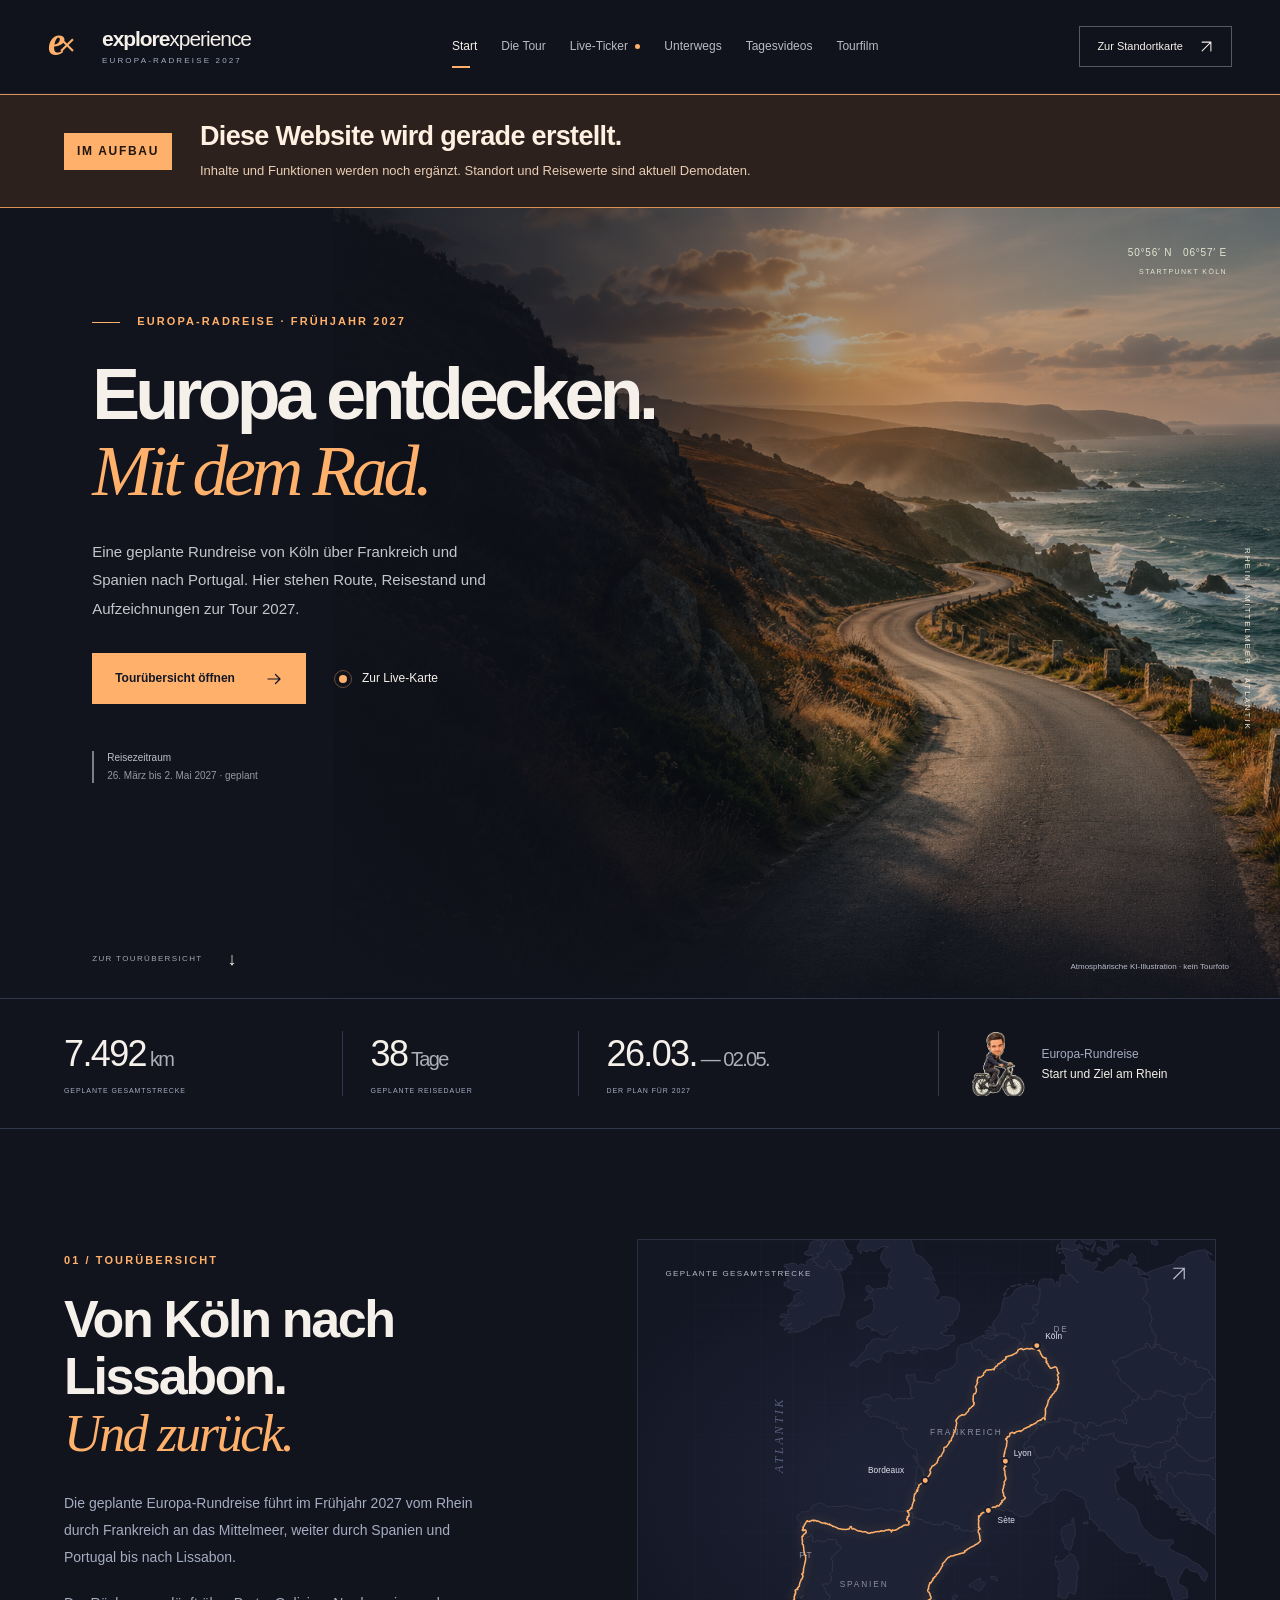
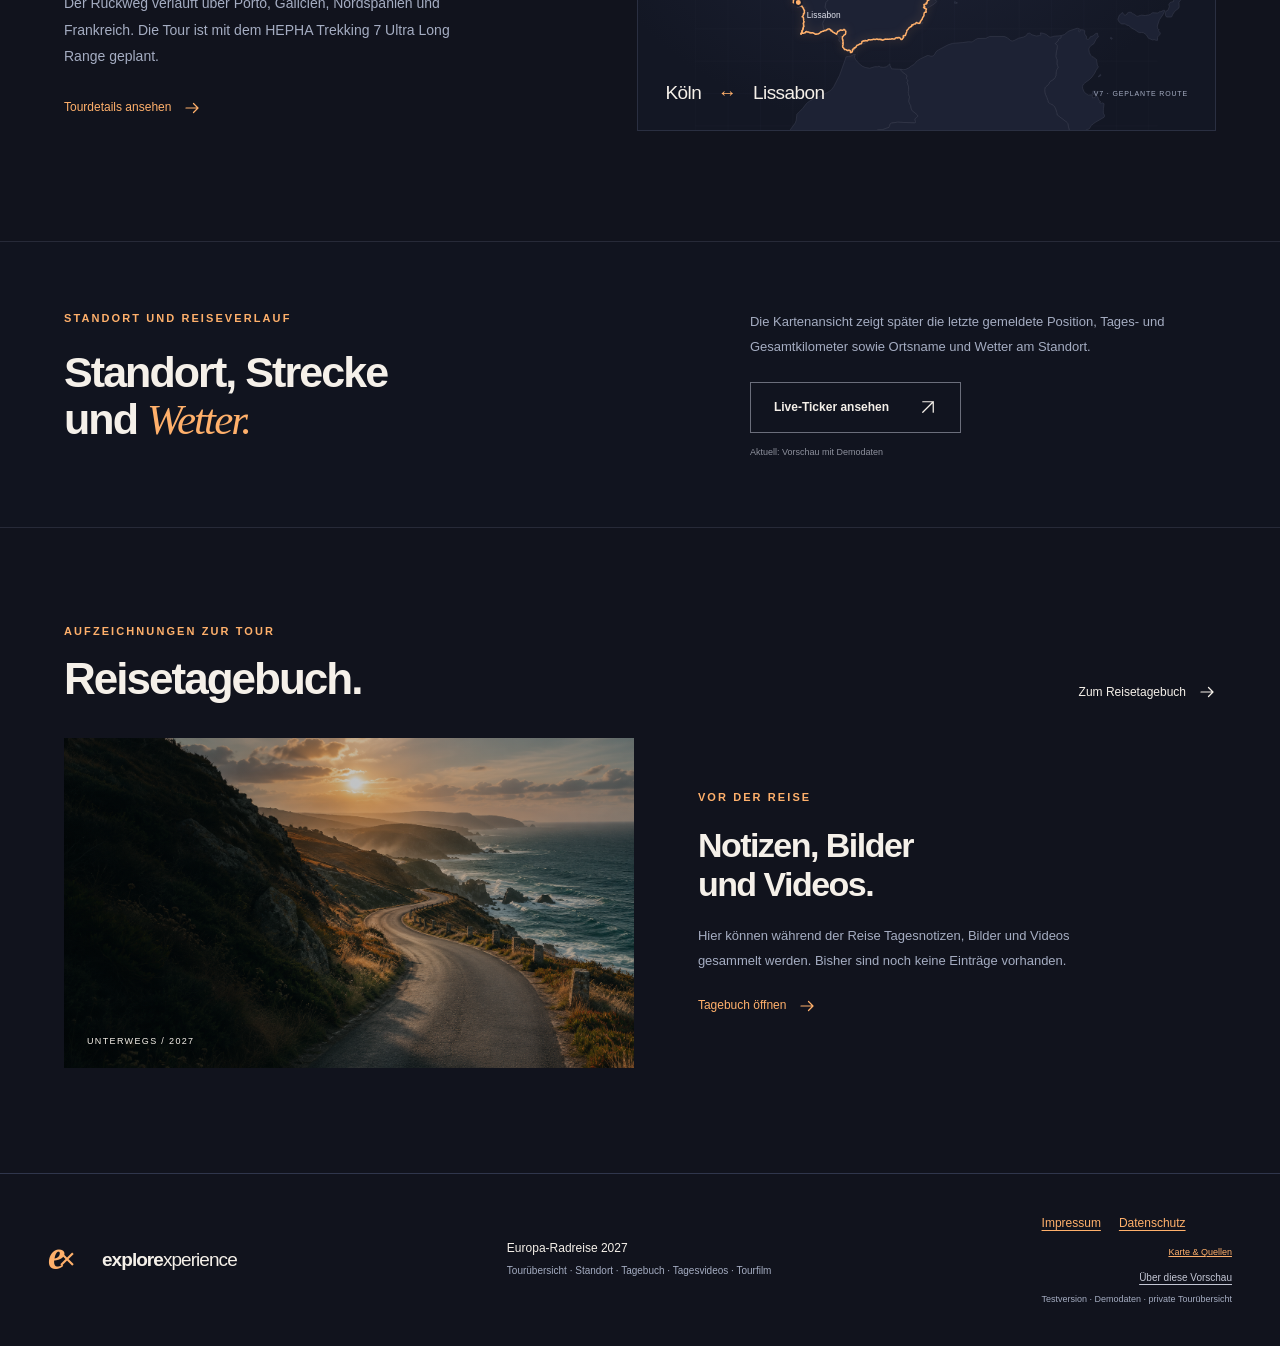
<file: index.html>
<!doctype html>
<html lang="de">
<head>
  <meta charset="utf-8">
  <meta http-equiv="Content-Security-Policy" content="default-src 'self'; script-src 'self'; style-src 'self' 'unsafe-inline'; img-src 'self' data:; connect-src 'self'; media-src 'self'; font-src 'self'; object-src 'none'; base-uri 'self'; form-action 'none'">
  <meta name="viewport" content="width=device-width,initial-scale=1">
  <meta name="referrer" content="no-referrer">
  <meta name="robots" content="noindex, nofollow">
  <meta name="theme-color" content="#11131d">
  <meta name="description" content="Europa-Radreise 2027: geplante Route vom Rhein über das Mittelmeer nach Lissabon und zurück. Tourübersicht, Standort und Reisetagebuch.">
  <title>ExploreXperience — Europa mit dem Rad</title>
  <link rel="icon" type="image/svg+xml" href="assets/mark.svg">
  <link rel="stylesheet" href="vendor/leaflet.css">
  <link rel="stylesheet" href="styles.css?v=8b43bde8ad">
  <script src="vendor/leaflet.js" defer></script>
  <script src="sleep-policy.js?v=138b60d6aa" defer></script>
  <script src="app.js?v=18d138660b" defer></script>
</head>
<body>
  <a class="skip-link" href="#content">Zum Inhalt</a>
  <svg class="icon-library" aria-hidden="true" xmlns="http://www.w3.org/2000/svg"><defs>
    <symbol id="i-arrow" viewBox="0 0 24 24"><path d="M5 19 19 5M5 5h14v14"/></symbol>
    <symbol id="i-next" viewBox="0 0 24 24"><path d="M4 12h16m-6-6 6 6-6 6"/></symbol>
    <symbol id="i-bike" viewBox="0 0 32 32"><circle cx="8" cy="23" r="6"/><circle cx="25" cy="23" r="6"/><path d="m8 23 6-12 6 12H8m6-12h8l3 12M11 8h6m3-4h4l-2 7"/></symbol>
    <symbol id="i-pin" viewBox="0 0 24 24"><path d="M19 10c0 6-7 11-7 11S5 16 5 10a7 7 0 1 1 14 0Z"/><circle cx="12" cy="10" r="2.5"/></symbol>
    <symbol id="i-sun" viewBox="0 0 24 24"><circle cx="12" cy="12" r="4"/><path d="M12 1v3m0 16v3M1 12h3m16 0h3M4 4l2 2m12 12 2 2M4 20l2-2M18 6l2-2"/></symbol>
    <symbol id="i-wind" viewBox="0 0 24 24"><path d="M3 8h12a3 3 0 1 0-3-3M3 12h16a3 3 0 1 1-3 3M3 16h5a3 3 0 1 1-3 3"/></symbol>
    <symbol id="i-clock" viewBox="0 0 24 24"><circle cx="12" cy="12" r="9"/><path d="M12 6v6l4 2"/></symbol>
    <symbol id="i-target" viewBox="0 0 24 24"><circle cx="12" cy="12" r="7"/><circle cx="12" cy="12" r="2"/><path d="M12 1v4m0 14v4M1 12h4m14 0h4"/></symbol>
    <symbol id="i-route" viewBox="0 0 24 24"><circle cx="5" cy="5" r="2"/><circle cx="19" cy="19" r="2"/><path d="M7 5h9a4 4 0 0 1 0 8H8a3 3 0 0 0 0 6h9"/></symbol>
  </defs></svg>

  <header class="site-header">
    <a class="brand" href="#/" aria-label="ExploreXperience – Startseite"><span class="brand-mark">e<span>×</span></span><span>explore<span class="brand-light">xperience</span><small>EUROPA-RADREISE 2027</small></span></a>
    <button class="menu-toggle" aria-expanded="false" aria-controls="main-nav" aria-label="Menü öffnen"><span></span><span></span></button>
    <nav id="main-nav" aria-label="Hauptnavigation">
      <a href="#/" data-nav="home">Start</a><a href="#/tour" data-nav="tour">Die Tour</a><a href="#/live" data-nav="live">Live-Ticker <span class="nav-dot"></span></a><a href="#/journal" data-nav="journal">Unterwegs</a><a href="#/daily" data-nav="daily">Tagesvideos</a><a href="#/film" data-nav="film">Tourfilm</a>
    </nav>
    <a class="header-cta" href="#/live">Zur Standortkarte <svg><use href="#i-arrow"/></svg></a>
  </header>

  <aside class="construction-notice" aria-labelledby="construction-title"><div class="construction-inner"><span class="construction-label">IM AUFBAU</span><div><h2 id="construction-title">Diese Website wird gerade erstellt.</h2><p>Inhalte und Funktionen werden noch ergänzt. Standort und Reisewerte sind aktuell Demodaten.</p></div></div></aside>
  <main id="content" tabindex="-1">
    <section data-page="home" aria-labelledby="hero-title">
      <div class="hero">
        <div class="hero-photo" role="img" aria-label="Illustration einer leeren Küstenstraße am Atlantik im Abendlicht"></div><div class="hero-shade"></div>
        <div class="hero-coordinates">50°56′ N &nbsp; 06°57′ E <span>STARTPUNKT KÖLN</span></div>
        <div class="hero-copy">
          <p class="eyebrow"><span class="short-line"></span> EUROPA-RADREISE · FRÜHJAHR 2027</p>
          <h1 id="hero-title">Europa entdecken.<br><em>Mit dem Rad.</em></h1>
          <p class="hero-intro">Eine geplante Rundreise von Köln über Frankreich und Spanien nach Portugal. Hier stehen Route, Reisestand und Aufzeichnungen zur Tour 2027.</p>
          <div class="hero-actions"><a class="button button-mint" href="#/tour">Tourübersicht öffnen <svg><use href="#i-next"/></svg></a><a class="text-link" href="#/live"><span class="live-ring"></span> Zur Live-Karte</a></div>
          <div class="hero-person"><span class="person-line"></span><p>Reisezeitraum<br><strong>26. März bis 2. Mai 2027 · geplant</strong></p></div>
        </div>
        <div class="hero-side-label">RHEIN · MITTELMEER · ATLANTIK</div>
        <div class="hero-image-credit">Atmosphärische KI-Illustration · kein Tourfoto</div>
        <a class="scroll-cue" href="#home-overview"><span>ZUR TOURÜBERSICHT</span>↓</a>
      </div>
      <div class="journey-facts"><div><strong>7.492<span> km</span></strong><small>GEPLANTE GESAMTSTRECKE</small></div><div><strong>38<span> Tage</span></strong><small>GEPLANTE REISEDAUER</small></div><div><strong>26.03.<span> — 02.05.</span></strong><small>DER PLAN FÜR 2027</small></div><div class="facts-note"><img class="rider-small" src="assets/rider-comic.png" alt="Comic-Radfahrer auf einem HEPHA Trekking 7"><p>Europa-Rundreise<br><strong>Start und Ziel am Rhein</strong></p></div></div>
      <section id="home-overview" class="home-overview section-wrap">
        <div class="overview-copy"><p class="eyebrow">01 / TOURÜBERSICHT</p><h2>Von Köln nach Lissabon.<br><em>Und zurück.</em></h2><p>Die geplante Europa-Rundreise führt im Frühjahr 2027 vom Rhein durch Frankreich an das Mittelmeer, weiter durch Spanien und Portugal bis nach Lissabon.</p><p>Der Rückweg verläuft über Porto, Galicien, Nordspanien und Frankreich. Die Tour ist mit dem HEPHA Trekking 7 Ultra Long Range geplant.</p><a class="text-link accent" href="#/tour">Tourdetails ansehen <svg><use href="#i-next"/></svg></a></div>
        <a class="route-poster" href="#/tour" aria-label="Gesamte geplante Route ansehen"><div class="poster-top"><span>GEPLANTE GESAMTSTRECKE</span><svg><use href="#i-arrow"/></svg></div><div class="atlas-art" data-atlas></div><div class="poster-bottom"><span>Köln <b>↔</b> Lissabon</span><small>V7 · GEPLANTE ROUTE</small></div></a>
      </section>
      <section class="follow-strip section-wrap"><div><p class="eyebrow">STANDORT UND REISEVERLAUF</p><h2>Standort, Strecke<br>und <em>Wetter.</em></h2></div><div><p>Die Kartenansicht zeigt später die letzte gemeldete Position, Tages- und Gesamtkilometer sowie Ortsname und Wetter am Standort.</p><a class="button button-outline" href="#/live">Live-Ticker ansehen <svg><use href="#i-arrow"/></svg></a><span class="preview-inline">Aktuell: Vorschau mit Demodaten</span></div></section>
      <section class="home-journal section-wrap"><div class="section-heading"><div><p class="eyebrow">AUFZEICHNUNGEN ZUR TOUR</p><h2>Reisetagebuch.</h2></div><a class="text-link" href="#/journal">Zum Reisetagebuch <svg><use href="#i-next"/></svg></a></div><div class="journal-teaser"><div class="journal-image"><span>UNTERWEGS / 2027</span></div><div><p class="eyebrow">VOR DER REISE</p><h3>Notizen, Bilder<br>und Videos.</h3><p>Hier können während der Reise Tagesnotizen, Bilder und Videos gesammelt werden. Bisher sind noch keine Einträge vorhanden.</p><a class="text-link accent" href="#/journal">Tagebuch öffnen <svg><use href="#i-next"/></svg></a></div></div></section>
    </section>

    <section data-page="tour" hidden aria-labelledby="tour-title" class="tour-page">
      <div class="page-intro section-wrap"><p class="eyebrow">DIE TOUR / EUROPA-RADREISE 2027</p><h1 id="tour-title">Die geplante<br><em>Europa-Rundreise.</em></h1><p>Die Route führt vom Rhein über die Rhône und das Mittelmeer nach Portugal und anschließend über Nordspanien und Frankreich zurück.</p></div>
      <div class="tour-layout section-wrap"><div class="tour-route-panel"><div class="atlas-art" data-atlas></div><span class="map-caption">Übersicht der echten V7-Planroute · keine Navigation</span><a class="button button-mint" href="#/live">Route auf der Karte öffnen <svg><use href="#i-arrow"/></svg></a></div><div class="tour-chapters"><p class="eyebrow">DIE ROUTE IN FÜNF ABSCHNITTEN</p>
        <details open><summary><span>01</span><div>Rhein, Doubs und Saône<small>KÖLN → BASEL → LYON</small></div><b>+</b></summary><p>Start am Rhein in Köln. Über Basel, den Doubs und die Saône führt die geplante Route nach Lyon.</p></details>
        <details><summary><span>02</span><div>Rhônetal und Mittelmeerküste<small>RHÔNE → SÈTE → ANDALUSIEN</small></div><b>+</b></summary><p>Durch das Rhônetal nach Sète, anschließend entlang der französischen und spanischen Mittelmeerküste über Katalonien nach Andalusien.</p></details>
        <details><summary><span>03</span><div>Algarve und Lissabon<small>ANDALUSIEN → ALGARVE → LISSABON</small></div><b>+</b></summary><p>Über Huelva und die Algarve nach Portugal. In Lissabon ist ein Ruhetag vorgesehen, bevor der Rückweg beginnt.</p></details>
        <details><summary><span>04</span><div>Portugal und Nordspanien<small>PORTO → SANTIAGO → BIARRITZ</small></div><b>+</b></summary><p>Die portugiesische Küste, Galicien und der Weg durch Nordspanien. Über León, Burgos und Pamplona geht es zurück zur Biskaya.</p></details>
        <details><summary><span>05</span><div>Frankreich und Rückkehr zum Rhein<small>BORDEAUX → FRANKREICH → RHEIN</small></div><b>+</b></summary><p>Von Bordeaux durch Frankreich, östlich an Paris vorbei und über Belgien zurück zum Rhein. Geplantes Ziel ist Köln beziehungsweise Bonn.</p></details>
      </div></div>
      <div class="trip-notes section-wrap"><div><span class="note-number">35</span><h3>Fahrtage geplant</h3><p>Die Planung umfasst durchschnittlich rund 214 Kilometer pro Fahrtag. Änderungen je nach Wetter, Strecke und Tagesverlauf sind möglich.</p></div><div><span class="note-number">03</span><h3>Geplante Ruhetage</h3><p>Geplante Ruhetage bei Calafell, in Lissabon und im Raum Biarritz. Dazu sieben volle Tage Reserve nach dem geplanten Reiseende.</p></div><div><span class="note-number">01</span><h3>Fahrrad und Aufzeichnung</h3><p>Unterwegs auf dem HEPHA Trekking 7 Ultra Long Range. Die gefahrenen Tracks bleiben lokal gespeichert und dienen später der Videoarbeit.</p></div></div>
      <div class="tour-cta section-wrap"><p>Gesamtstrecke<br>und <em>Standortkarte.</em></p><a class="button button-mint" href="#/live">Karte öffnen <svg><use href="#i-next"/></svg></a></div>
    </section>

    <section data-page="live" hidden aria-labelledby="live-title" class="live-page">
      <div class="live-heading"><div><p class="eyebrow">DIE REISE AUF EINEN BLICK</p><h1 id="live-title">Aktueller <em>Standort.</em></h1></div><span class="demo-badge"><span></span> VORSCHAU · DEMODATEN</span></div>
      <div class="live-notice" id="live-notice"><svg><use href="#i-pin"/></svg><p>Du siehst einen <strong>simulierten Reisestand</strong>. Es werden noch keine echten Standort- oder Wetterdaten übertragen.</p></div>
      <div class="live-layout"><aside class="live-sidebar" aria-label="Reisestand">
        <div class="location-card"><p class="eyebrow">BEISPIEL-STANDORT</p><div class="location-title"><svg><use href="#i-pin"/></svg><h2 id="location-name">–</h2></div><p id="location-country">–</p><p id="sleep-status" class="sleep-status" aria-live="polite"></p><span class="location-time" id="position-time">Beispielmeldung · 14:00 Uhr</span></div>
        <div class="distance-card"><div><span>Heute unterwegs</span><strong id="today-km">–</strong></div><div><span>Auf der gesamten Tour</span><strong id="total-km">–</strong></div><div class="progress-track"><span id="tour-progress"></span></div><p id="progress-label">–</p></div>
        <div class="ride-small-stats"><div><svg><use href="#i-clock"/></svg><span>Aufzeichnung<strong id="ride-duration">–</strong></span></div><div><svg><use href="#i-route"/></svg><span>Ø im Beispiel<strong id="ride-average">–</strong></span></div></div>
        <div class="weather-card"><div class="weather-top"><svg><use href="#i-sun"/></svg><div><strong id="weather-temp">–</strong><span id="weather-text">–</span></div></div><p><svg><use href="#i-wind"/></svg><span id="weather-wind">–</span><small>Wetter: Demo</small></p></div>
        <div class="demo-selector"><label for="demo-location">Demo-Standort auswählen</label><select id="demo-location" aria-label="Demo-Standort auswählen"></select><small>Alle Zahlen und Wetterwerte sind Beispiele.</small></div>
      </aside><div class="map-column"><div class="map-toolbar"><div class="map-view-toggle" role="group" aria-label="Kartenausschnitt"><button id="show-all" class="active" aria-pressed="true">Gesamte Tour</button><button id="show-day" aria-pressed="false">Tagesabschnitt</button></div><button class="map-position-button" id="show-position" aria-label="Zum Beispielstandort zoomen"><svg><use href="#i-target"/></svg><span>Zum Standort</span></button></div><div class="map-frame"><div id="live-map" aria-label="Interaktive Karte der geplanten Europa-Radreise"></div><div class="map-badge"><span class="live-ring"></span><span>DEMO-POSITION</span></div><div class="map-fallback" id="map-fallback" hidden>Die Karte konnte nicht geladen werden. Bitte die Seite neu laden.</div></div><div class="map-bottom"><span><i></i> Geplante Route</span><span><i class="legend-day"></i> Tagesabschnitt (Demo)</span><span class="map-hint">Zoomen und verschieben · keine Navigation</span></div><p class="map-provider-status" id="map-provider-status" role="status">Eigene Übersichtskarte · Ortsnamen je nach Zoom · ohne externe Kartenabrufe.</p><a class="map-privacy-link" href="#/mapprivacy">Kartendaten &amp; Datenschutz</a><p class="map-update-note">Später werden Standort und Kilometerstände ungefähr stündlich aktualisiert. Bei fehlendem Netz bleibt der letzte bekannte Stand mit Messzeit sichtbar. Die Planroute ist kein Nachweis der tatsächlich gefahrenen Strecke.</p></div></div>
    </section>

    <section data-page="journal" hidden aria-labelledby="journal-title" class="journal-page">
      <div class="page-intro section-wrap"><p class="eyebrow">DAS REISETAGEBUCH / BALD VON UNTERWEGS</p><h1 id="journal-title">Notizen zur<br><em>Radreise.</em></h1><p>Tagesnotizen, Bilder und Videos zur Europa-Rundreise 2027. Die Einträge werden während der Reise ergänzt.</p></div>
      <div class="journal-wide section-wrap"><div class="journal-photo"><div><span class="eyebrow">FRÜHJAHR 2027</span><h2>Europa-Radreise<br><em>2027.</em></h2></div><span class="image-credit">KI-Illustration · kein Tourfoto</span></div><div class="journal-empty"><span class="journal-counter">00</span><div><p class="eyebrow">NOCH KEINE EINTRÄGE</p><h3>Geplanter Start:<br>26. März 2027.</h3><p>Die Reise wird derzeit vorbereitet. Tagesberichte, Fotos und Videos können später hier abgelegt werden.</p><a class="button button-outline" href="#/tour">Geplante Route ansehen <svg><use href="#i-next"/></svg></a></div></div></div>
    </section>

    <section data-page="daily" hidden aria-labelledby="daily-title" class="videos-page">
      <div class="page-intro section-wrap"><p class="eyebrow">VIDEOARCHIV / TAGESVIDEOS</p><h1 id="daily-title">Die Reise.<br><em>Tag für Tag.</em></h1><p>Die Videos zu den einzelnen Reisetagen. Bis zum Start steht hier die KI-Vorschau zur geplanten Tour.</p></div>
      <div class="section-wrap video-sections"><div class="section-heading"><div><p class="eyebrow">VOR DER REISE</p><h2>Die <em>Vorschau.</em></h2></div><span class="video-count">1 Vorschau · noch keine Tagesvideos</span></div>          <article class="video-feature">
            <div class="portrait-player"><video id="teaser-video" controls playsinline preload="metadata" poster="assets/videos/ki-vorschau-cover.jpg?v=3" aria-label="KI-Vorschau zur Europa-Radreise 2027, 34 Sekunden"><source src="assets/videos/europa-2027-ki-vorschau.mp4?v=3" type="video/mp4">Dein Browser unterstützt die Videowiedergabe nicht. <a href="assets/videos/europa-2027-ki-vorschau.mp4?v=3">MP4 öffnen</a></video></div>
            <div class="video-details"><span class="video-tag">KI-VORSCHAU · VOR DER TOUR</span><h3>Europa-Radreise<br>2027.</h3><p>Ein kurzer Blick auf die geplante Rundreise: mit animierter Strecke, KI-Motiven und Musik.</p><dl class="video-facts"><div><dt>Länge</dt><dd>34 Sekunden</dd></div><div><dt>Format</dt><dd>Hochkant · 9:16</dd></div><div><dt>Inhalt</dt><dd>KI-Teaser · keine Reiseaufnahmen</dd></div></dl><p class="video-note">Die Tagesvideos werden während der Tour ergänzt und nach Reisetag geordnet. Diese Vorschau ist noch kein Tagesbericht.</p><a class="text-link accent" href="assets/videos/europa-2027-ki-vorschau.mp4?v=3" download>Video herunterladen <svg><use href="#i-next"/></svg></a><p id="video-error" class="video-error" role="status" hidden>Das Video konnte nicht geladen werden. Du kannst es über den Download-Link öffnen.</p></div>
          </article><div class="video-page-switch"><span>Der Film zur gesamten Reise bekommt einen eigenen Platz.</span><a class="text-link accent" href="#/film">Zum Tourfilm <svg><use href="#i-next"/></svg></a></div></div>
    </section>
    <section data-page="film" hidden aria-labelledby="film-title" class="videos-page">
      <div class="page-intro section-wrap"><p class="eyebrow">VIDEOARCHIV / TOURFILM</p><h1 id="film-title">Die gesamte Tour.<br><em>Ein Film.</em></h1><p>Der Rückblick auf die Europa-Radreise 2027 – mit ausgewählten Aufnahmen von unterwegs.</p></div>
      <div class="section-wrap video-sections film-page-content"><span class="video-tag">NACH DER TOUR</span><div class="tour-film-placeholder"><div class="film-symbol" aria-hidden="true"><span>▶</span></div><div><p class="eyebrow">NOCH NICHT VERFÜGBAR</p><h3>Europa-Radreise 2027</h3><p>Nach der Rückkehr entsteht hier der Film mit den ausgewählten Aufnahmen der gesamten Reise.</p><span class="film-period">Geplanter Reisezeitraum · 26. März bis 2. Mai 2027</span></div></div><div class="video-page-switch"><span>Einzelne Etappen gibt es im Bereich Tagesvideos.</span><a class="text-link accent" href="#/daily">Zu den Tagesvideos <svg><use href="#i-next"/></svg></a></div></div>
    </section>
    <section data-page="mapprivacy" hidden aria-labelledby="mapprivacy-title" class="legal-page section-wrap">
      <div class="page-intro"><p class="eyebrow">EIGENE ÜBERSICHTSKARTE</p><h1 id="mapprivacy-title">Karte &amp;<br><em>Quellen.</em></h1><p>Die Karte wird aus Dateien dieser Website gezeichnet. Es werden keine Kartenserver von Drittanbietern eingebunden.</p></div>
      <div class="legal-copy"><h2>So funktioniert die Karte</h2><p>Länderumrisse, Ortsnamen und geplante Route werden zusammen mit der Website geladen und im Browser dargestellt. Es gibt keine externen Kartenkacheln, keine Geocoding-Abfragen und keine externe Standortabfrage. Die GPS-Position des Besuchers wird nicht angefordert. Zoomen und Verschieben erzeugen keine Anfragen an Kartenanbieter. Die Karte setzt keine eigenen Cookies und speichert keine Einstellungen im Local Storage.</p><p>Die Karte dient als grobe Orientierung. Sie zeigt keine vollständigen Straßennetze oder Navigationsanweisungen. Ortsnamen erscheinen abhängig von Zoom, Kartenausschnitt und verfügbarem Platz. Die Planroute ist von der tatsächlich gefahrenen Strecke zu unterscheiden.</p>
      <h2>Umrisse und Ortsnamen</h2><p>Länder- und Küstenumrisse: <a href="https://www.naturalearthdata.com/" target="_blank" rel="noopener">Natural Earth</a>, Public Domain gemäß <a href="https://www.naturalearthdata.com/about/terms-of-use/" target="_blank" rel="noopener">Nutzungsbedingungen</a>. Für diese Darstellung wurden die Länder ausgewählt und die Geometrien vereinfacht.</p><p>Ortsnamen und Koordinaten: <a href="https://www.geonames.org/" target="_blank" rel="noopener">GeoNames</a>, Datenauszug cities5000 vom 7. November 2026, <a href="https://creativecommons.org/licenses/by/4.0/" target="_blank" rel="noopener">Creative Commons Namensnennung 4.0 International</a>. Der Auszug wurde auf Westeuropa begrenzt, reduziert, nach Einwohnerzahl sortiert und einzelne Namen wurden übersetzt. Die Daten werden ohne Gewähr für Vollständigkeit oder Aktualität bereitgestellt. Quellenangaben sind auch auf der Karte sichtbar.</p><p>Die Links zu Quellen öffnen erst bei Auswahl deren Website; die Kartenanzeige selbst verbindet sich nicht mit diesen Diensten. Die Kartenbibliothek Leaflet wird ebenfalls als lokale Datei ausgeliefert; der Lizenztext liegt unter <a href="vendor/LEAFLET-LICENSE.txt">Leaflet-Lizenz</a>.</p>
      <h2>Website-Hosting</h2><p>Beim Laden der Website und ihrer Dateien erhält deren Hoster technisch notwendige Verbindungsdaten wie die IP-Adresse. Die lokale Kartenanzeige beseitigt diese Hosting-Verarbeitung nicht. Informationen zum Betreiber stehen im <a href="impressum.html">Impressum</a>. Die Verarbeitung beim Hosting und bei Kontaktanfragen ist in der <a href="datenschutz.html">Datenschutzerklärung</a> beschrieben.</p><a class="button button-outline" href="#/live">Zur Karte <svg><use href="#i-next"/></svg></a></div>
    </section>
    <noscript><p class="noscript-note">Die Startseite ist ohne JavaScript lesbar. Für die interaktive Karte und weitere Ansichten bitte JavaScript aktivieren.</p></noscript>
  </main>
  <footer class="site-footer"><a class="brand footer-brand" href="#/"><span class="brand-mark">e<span>×</span></span><span>explore<span class="brand-light">xperience</span></span></a><p>Europa-Radreise 2027<br><span>Tourübersicht · Standort · Tagebuch · Tagesvideos · Tourfilm</span></p><div><nav class="legal-links" aria-label="Rechtliche Informationen"><a href="impressum.html">Impressum</a><a href="datenschutz.html">Datenschutz</a></nav><a class="footer-privacy" href="#/mapprivacy">Karte &amp; Quellen</a><button id="about-button">Über diese Vorschau</button><span>Testversion · Demodaten · private Tourübersicht</span></div></footer>
  <dialog id="about-dialog" aria-labelledby="about-title"><button class="dialog-close" aria-label="Dialog schließen">×</button><p class="eyebrow">EXPLOREXPERIENCE / VORSCHAU</p><h2 id="about-title">Hinweise zur<br>Vorschau.</h2><p>Diese Testversion zeigt die geplante Europa-Radreise 2027. Die Übersicht basiert auf der V7-Planroute vom 1. November 2026. Alle Standort-, Wetter- und Fortschrittsanzeigen im Live-Ticker sind ausdrücklich simuliert.</p><p>Das Titelmotiv ist eine KI-generierte Illustration und kein Foto dieser Reise. Die Übersichtskarte nutzt lokal gespeicherte Natural-Earth-Daten. Ortsnamen stammen aus einem lokal gespeicherten GeoNames-Auszug. Die Karte wird vollständig aus lokalen Dateien gezeichnet; es gibt keine externen Kartenabrufe. Informationen dazu stehen unter „Karte &amp; Quellen“. Es sind keine Analyse- oder Werbedienste eingebunden.</p><p>Die Seite ist als private Tourübersicht vorgesehen. Die Anbindung der tatsächlichen Positionsdaten ist noch nicht eingerichtet.</p><button class="button button-mint dialog-done">Alles klar <svg><use href="#i-next"/></svg></button></dialog>
</body>
</html>
</file>
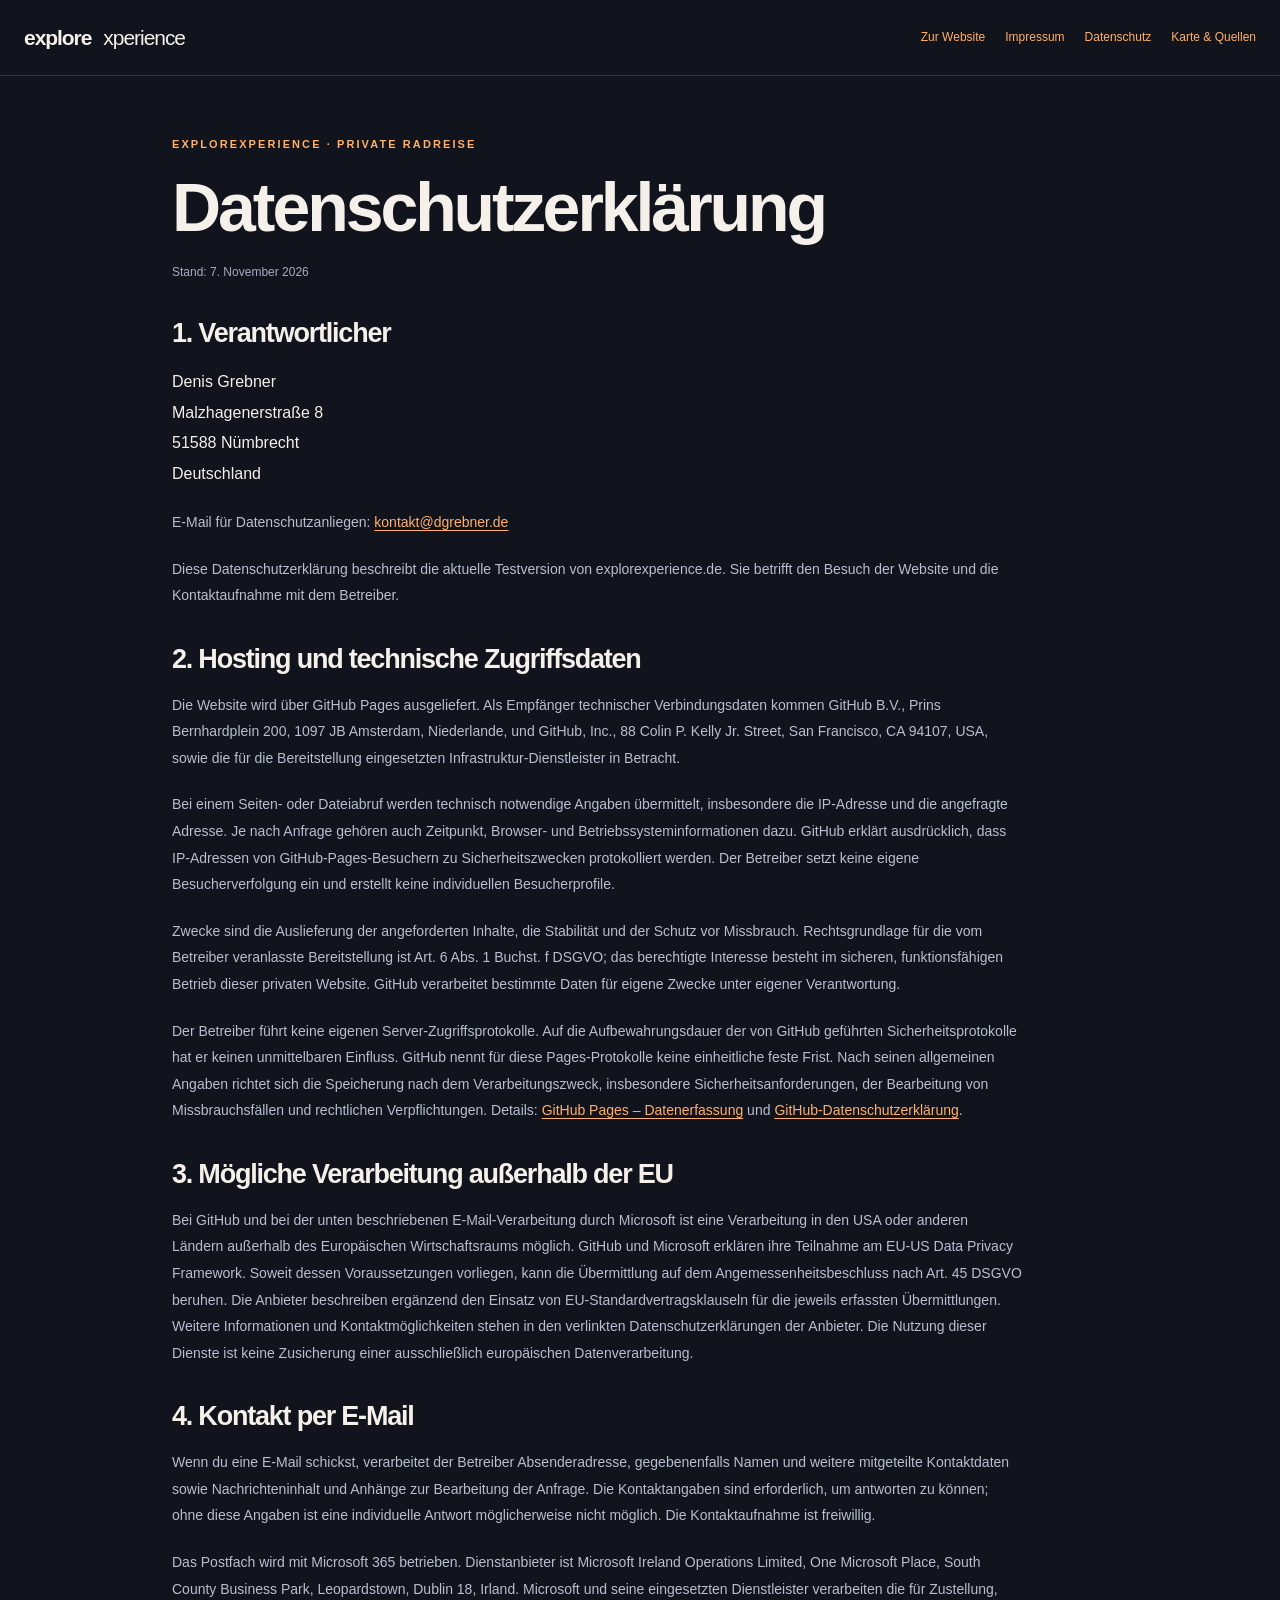
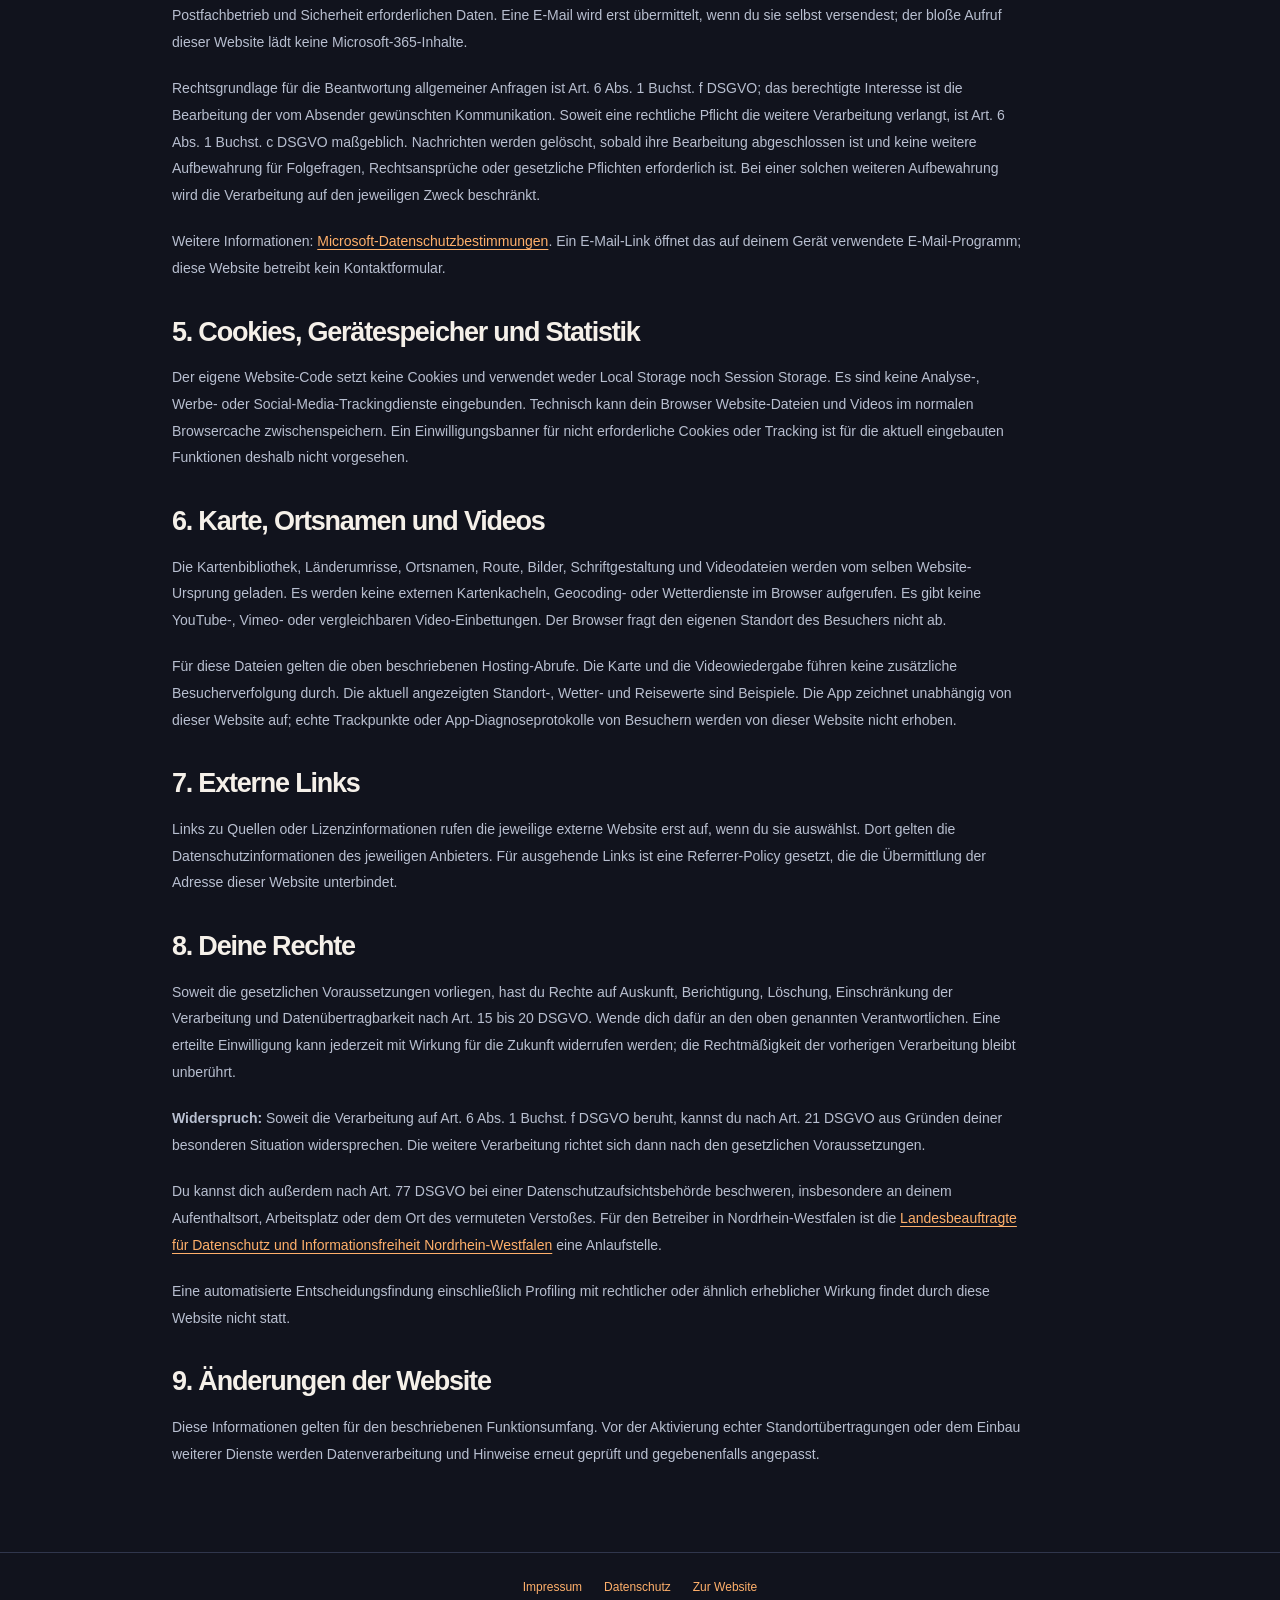
<file: datenschutz.html>
<!doctype html><html lang="de"><head><meta charset="utf-8"><meta name="viewport" content="width=device-width,initial-scale=1"><meta name="robots" content="noindex, nofollow"><meta name="referrer" content="no-referrer"><meta http-equiv="Content-Security-Policy" content="default-src 'self'; script-src 'none'; style-src 'self'; img-src 'self' data:; connect-src 'none'; object-src 'none'; base-uri 'self'; form-action 'none'"><title>Datenschutzerklärung – ExploreXperience</title><link rel="icon" href="assets/mark.svg" type="image/svg+xml"><link rel="stylesheet" href="styles.css?v=8b43bde8ad"></head><body><a class="skip-link" href="#rechtstext">Zum Inhalt</a><header class="legal-header"><a class="brand" href="./">explore<span class="brand-light">xperience</span></a><nav aria-label="Rechtliche Informationen"><a href="./">Zur Website</a><a href="impressum.html">Impressum</a><a href="datenschutz.html">Datenschutz</a><a href="./#/mapprivacy">Karte &amp; Quellen</a></nav></header><main id="rechtstext" class="legal-document"><p class="eyebrow">EXPLOREXPERIENCE · PRIVATE RADREISE</p><h1>Datenschutzerklärung</h1><p class="legal-date">Stand: 7. November 2026</p><div class="legal-copy"><h2>1. Verantwortlicher</h2><address>Denis Grebner<br>Malzhagenerstraße 8<br>51588 Nümbrecht<br>Deutschland</address><p>E-Mail für Datenschutzanliegen: <a href="mailto:kontakt@dgrebner.de">kontakt@dgrebner.de</a></p><p>Diese Datenschutzerklärung beschreibt die aktuelle Testversion von explorexperience.de. Sie betrifft den Besuch der Website und die Kontaktaufnahme mit dem Betreiber.</p>
<h2>2. Hosting und technische Zugriffsdaten</h2><p>Die Website wird über GitHub Pages ausgeliefert. Als Empfänger technischer Verbindungsdaten kommen GitHub B.V., Prins Bernhardplein 200, 1097 JB Amsterdam, Niederlande, und GitHub, Inc., 88 Colin P. Kelly Jr. Street, San Francisco, CA 94107, USA, sowie die für die Bereitstellung eingesetzten Infrastruktur-Dienstleister in Betracht.</p><p>Bei einem Seiten- oder Dateiabruf werden technisch notwendige Angaben übermittelt, insbesondere die IP-Adresse und die angefragte Adresse. Je nach Anfrage gehören auch Zeitpunkt, Browser- und Betriebssysteminformationen dazu. GitHub erklärt ausdrücklich, dass IP-Adressen von GitHub-Pages-Besuchern zu Sicherheitszwecken protokolliert werden. Der Betreiber setzt keine eigene Besucherverfolgung ein und erstellt keine individuellen Besucherprofile.</p><p>Zwecke sind die Auslieferung der angeforderten Inhalte, die Stabilität und der Schutz vor Missbrauch. Rechtsgrundlage für die vom Betreiber veranlasste Bereitstellung ist Art. 6 Abs. 1 Buchst. f DSGVO; das berechtigte Interesse besteht im sicheren, funktionsfähigen Betrieb dieser privaten Website. GitHub verarbeitet bestimmte Daten für eigene Zwecke unter eigener Verantwortung.</p><p>Der Betreiber führt keine eigenen Server-Zugriffsprotokolle. Auf die Aufbewahrungsdauer der von GitHub geführten Sicherheitsprotokolle hat er keinen unmittelbaren Einfluss. GitHub nennt für diese Pages-Protokolle keine einheitliche feste Frist. Nach seinen allgemeinen Angaben richtet sich die Speicherung nach dem Verarbeitungszweck, insbesondere Sicherheitsanforderungen, der Bearbeitung von Missbrauchsfällen und rechtlichen Verpflichtungen. Details: <a href="https://docs.github.com/en/pages/getting-started-with-github-pages/what-is-github-pages#data-collection" target="_blank" rel="noopener noreferrer">GitHub Pages – Datenerfassung</a> und <a href="https://docs.github.com/en/site-policy/privacy-policies/github-general-privacy-statement" target="_blank" rel="noopener noreferrer">GitHub-Datenschutzerklärung</a>.</p>
<h2>3. Mögliche Verarbeitung außerhalb der EU</h2><p>Bei GitHub und bei der unten beschriebenen E-Mail-Verarbeitung durch Microsoft ist eine Verarbeitung in den USA oder anderen Ländern außerhalb des Europäischen Wirtschaftsraums möglich. GitHub und Microsoft erklären ihre Teilnahme am EU-US Data Privacy Framework. Soweit dessen Voraussetzungen vorliegen, kann die Übermittlung auf dem Angemessenheitsbeschluss nach Art. 45 DSGVO beruhen. Die Anbieter beschreiben ergänzend den Einsatz von EU-Standardvertragsklauseln für die jeweils erfassten Übermittlungen. Weitere Informationen und Kontaktmöglichkeiten stehen in den verlinkten Datenschutzerklärungen der Anbieter. Die Nutzung dieser Dienste ist keine Zusicherung einer ausschließlich europäischen Datenverarbeitung.</p>
<h2>4. Kontakt per E-Mail</h2><p>Wenn du eine E-Mail schickst, verarbeitet der Betreiber Absenderadresse, gegebenenfalls Namen und weitere mitgeteilte Kontaktdaten sowie Nachrichteninhalt und Anhänge zur Bearbeitung der Anfrage. Die Kontaktangaben sind erforderlich, um antworten zu können; ohne diese Angaben ist eine individuelle Antwort möglicherweise nicht möglich. Die Kontaktaufnahme ist freiwillig.</p><p>Das Postfach wird mit Microsoft 365 betrieben. Dienstanbieter ist Microsoft Ireland Operations Limited, One Microsoft Place, South County Business Park, Leopardstown, Dublin 18, Irland. Microsoft und seine eingesetzten Dienstleister verarbeiten die für Zustellung, Postfachbetrieb und Sicherheit erforderlichen Daten. Eine E-Mail wird erst übermittelt, wenn du sie selbst versendest; der bloße Aufruf dieser Website lädt keine Microsoft-365-Inhalte.</p><p>Rechtsgrundlage für die Beantwortung allgemeiner Anfragen ist Art. 6 Abs. 1 Buchst. f DSGVO; das berechtigte Interesse ist die Bearbeitung der vom Absender gewünschten Kommunikation. Soweit eine rechtliche Pflicht die weitere Verarbeitung verlangt, ist Art. 6 Abs. 1 Buchst. c DSGVO maßgeblich. Nachrichten werden gelöscht, sobald ihre Bearbeitung abgeschlossen ist und keine weitere Aufbewahrung für Folgefragen, Rechtsansprüche oder gesetzliche Pflichten erforderlich ist. Bei einer solchen weiteren Aufbewahrung wird die Verarbeitung auf den jeweiligen Zweck beschränkt.</p><p>Weitere Informationen: <a href="https://privacy.microsoft.com/de-de/privacystatement" target="_blank" rel="noopener noreferrer">Microsoft-Datenschutzbestimmungen</a>. Ein E-Mail-Link öffnet das auf deinem Gerät verwendete E-Mail-Programm; diese Website betreibt kein Kontaktformular.</p>
<h2>5. Cookies, Gerätespeicher und Statistik</h2><p>Der eigene Website-Code setzt keine Cookies und verwendet weder Local Storage noch Session Storage. Es sind keine Analyse-, Werbe- oder Social-Media-Trackingdienste eingebunden. Technisch kann dein Browser Website-Dateien und Videos im normalen Browsercache zwischenspeichern. Ein Einwilligungsbanner für nicht erforderliche Cookies oder Tracking ist für die aktuell eingebauten Funktionen deshalb nicht vorgesehen.</p>
<h2>6. Karte, Ortsnamen und Videos</h2><p>Die Kartenbibliothek, Länderumrisse, Ortsnamen, Route, Bilder, Schriftgestaltung und Videodateien werden vom selben Website-Ursprung geladen. Es werden keine externen Kartenkacheln, Geocoding- oder Wetterdienste im Browser aufgerufen. Es gibt keine YouTube-, Vimeo- oder vergleichbaren Video-Einbettungen. Der Browser fragt den eigenen Standort des Besuchers nicht ab.</p><p>Für diese Dateien gelten die oben beschriebenen Hosting-Abrufe. Die Karte und die Videowiedergabe führen keine zusätzliche Besucherverfolgung durch. Die aktuell angezeigten Standort-, Wetter- und Reisewerte sind Beispiele. Die App zeichnet unabhängig von dieser Website auf; echte Trackpunkte oder App-Diagnoseprotokolle von Besuchern werden von dieser Website nicht erhoben.</p>
<h2>7. Externe Links</h2><p>Links zu Quellen oder Lizenzinformationen rufen die jeweilige externe Website erst auf, wenn du sie auswählst. Dort gelten die Datenschutzinformationen des jeweiligen Anbieters. Für ausgehende Links ist eine Referrer-Policy gesetzt, die die Übermittlung der Adresse dieser Website unterbindet.</p>
<h2>8. Deine Rechte</h2><p>Soweit die gesetzlichen Voraussetzungen vorliegen, hast du Rechte auf Auskunft, Berichtigung, Löschung, Einschränkung der Verarbeitung und Datenübertragbarkeit nach Art. 15 bis 20 DSGVO. Wende dich dafür an den oben genannten Verantwortlichen. Eine erteilte Einwilligung kann jederzeit mit Wirkung für die Zukunft widerrufen werden; die Rechtmäßigkeit der vorherigen Verarbeitung bleibt unberührt.</p><p><strong>Widerspruch:</strong> Soweit die Verarbeitung auf Art. 6 Abs. 1 Buchst. f DSGVO beruht, kannst du nach Art. 21 DSGVO aus Gründen deiner besonderen Situation widersprechen. Die weitere Verarbeitung richtet sich dann nach den gesetzlichen Voraussetzungen.</p><p>Du kannst dich außerdem nach Art. 77 DSGVO bei einer Datenschutzaufsichtsbehörde beschweren, insbesondere an deinem Aufenthaltsort, Arbeitsplatz oder dem Ort des vermuteten Verstoßes. Für den Betreiber in Nordrhein-Westfalen ist die <a href="https://www.ldi.nrw.de/" target="_blank" rel="noopener noreferrer">Landesbeauftragte für Datenschutz und Informationsfreiheit Nordrhein-Westfalen</a> eine Anlaufstelle.</p><p>Eine automatisierte Entscheidungsfindung einschließlich Profiling mit rechtlicher oder ähnlich erheblicher Wirkung findet durch diese Website nicht statt.</p>
<h2>9. Änderungen der Website</h2><p>Diese Informationen gelten für den beschriebenen Funktionsumfang. Vor der Aktivierung echter Standortübertragungen oder dem Einbau weiterer Dienste werden Datenverarbeitung und Hinweise erneut geprüft und gegebenenfalls angepasst.</p></div></main><footer class="legal-footer"><a href="impressum.html">Impressum</a><a href="datenschutz.html">Datenschutz</a><a href="./">Zur Website</a></footer></body></html>
</file>
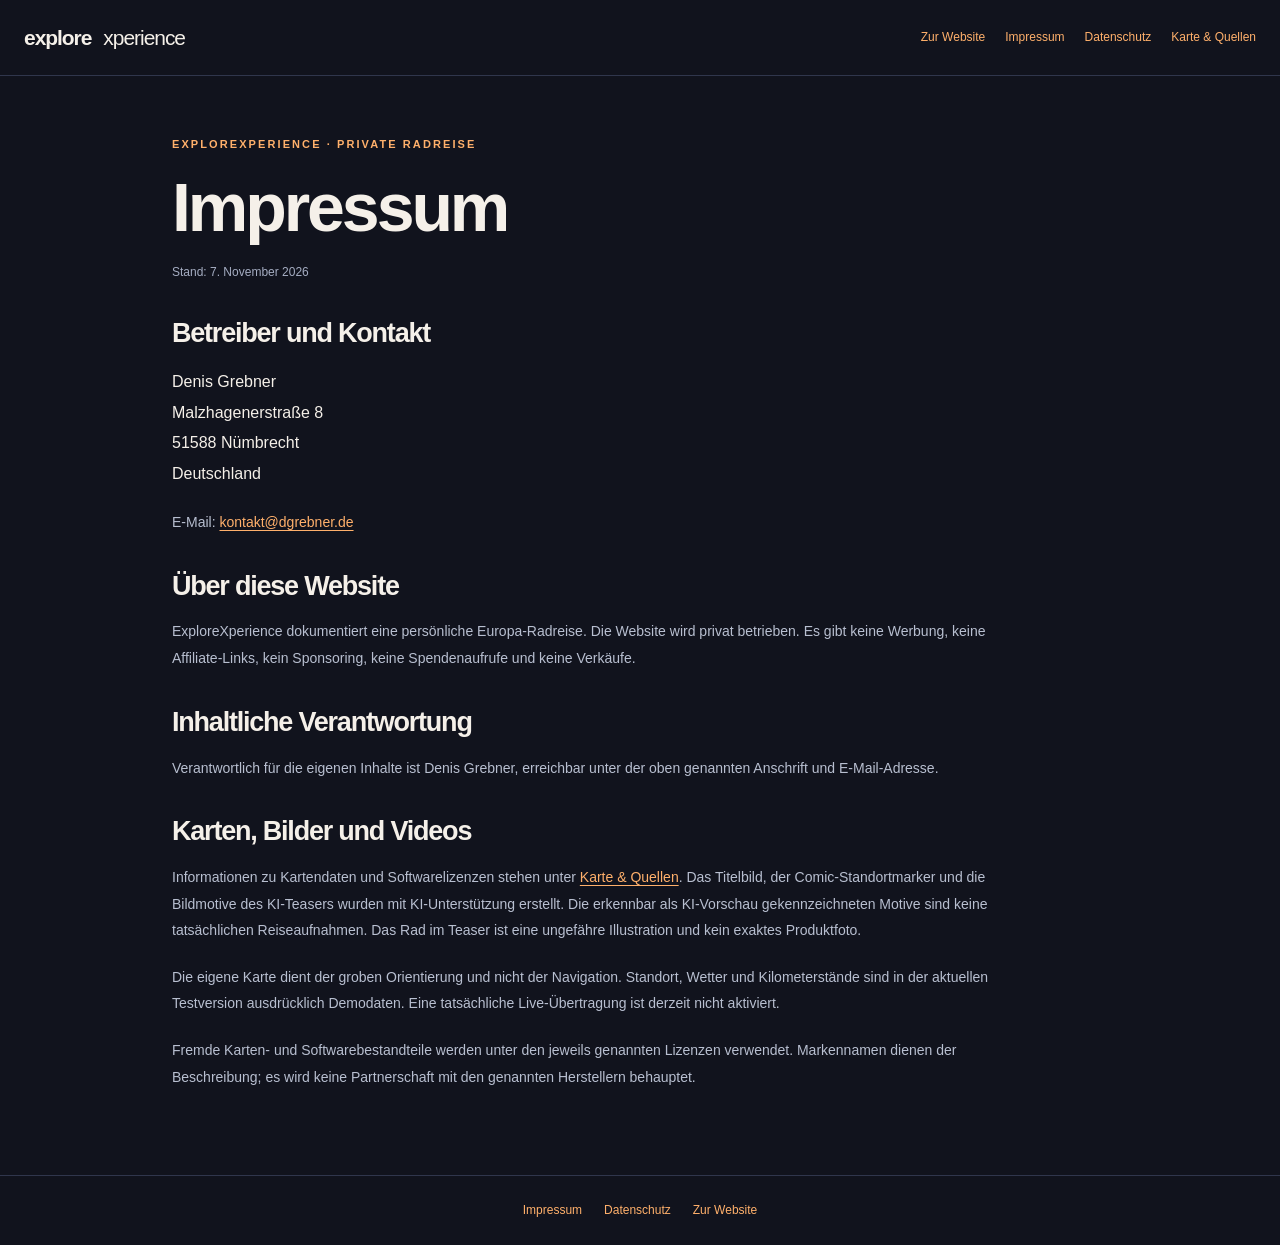
<file: impressum.html>
<!doctype html><html lang="de"><head><meta charset="utf-8"><meta name="viewport" content="width=device-width,initial-scale=1"><meta name="robots" content="noindex, nofollow"><meta name="referrer" content="no-referrer"><meta http-equiv="Content-Security-Policy" content="default-src 'self'; script-src 'none'; style-src 'self'; img-src 'self' data:; connect-src 'none'; object-src 'none'; base-uri 'self'; form-action 'none'"><title>Impressum – ExploreXperience</title><link rel="icon" href="assets/mark.svg" type="image/svg+xml"><link rel="stylesheet" href="styles.css?v=8b43bde8ad"></head><body><a class="skip-link" href="#rechtstext">Zum Inhalt</a><header class="legal-header"><a class="brand" href="./">explore<span class="brand-light">xperience</span></a><nav aria-label="Rechtliche Informationen"><a href="./">Zur Website</a><a href="impressum.html">Impressum</a><a href="datenschutz.html">Datenschutz</a><a href="./#/mapprivacy">Karte &amp; Quellen</a></nav></header><main id="rechtstext" class="legal-document"><p class="eyebrow">EXPLOREXPERIENCE · PRIVATE RADREISE</p><h1>Impressum</h1><p class="legal-date">Stand: 7. November 2026</p><div class="legal-copy"><h2>Betreiber und Kontakt</h2><address>Denis Grebner<br>Malzhagenerstraße 8<br>51588 Nümbrecht<br>Deutschland</address><p>E-Mail: <a href="mailto:kontakt@dgrebner.de">kontakt@dgrebner.de</a></p><h2>Über diese Website</h2><p>ExploreXperience dokumentiert eine persönliche Europa-Radreise. Die Website wird privat betrieben. Es gibt keine Werbung, keine Affiliate-Links, kein Sponsoring, keine Spendenaufrufe und keine Verkäufe.</p><h2>Inhaltliche Verantwortung</h2><p>Verantwortlich für die eigenen Inhalte ist Denis Grebner, erreichbar unter der oben genannten Anschrift und E-Mail-Adresse.</p><h2>Karten, Bilder und Videos</h2><p>Informationen zu Kartendaten und Softwarelizenzen stehen unter <a href="./#/mapprivacy">Karte &amp; Quellen</a>. Das Titelbild, der Comic-Standortmarker und die Bildmotive des KI-Teasers wurden mit KI-Unterstützung erstellt. Die erkennbar als KI-Vorschau gekennzeichneten Motive sind keine tatsächlichen Reiseaufnahmen. Das Rad im Teaser ist eine ungefähre Illustration und kein exaktes Produktfoto.</p><p>Die eigene Karte dient der groben Orientierung und nicht der Navigation. Standort, Wetter und Kilometerstände sind in der aktuellen Testversion ausdrücklich Demodaten. Eine tatsächliche Live-Übertragung ist derzeit nicht aktiviert.</p><p>Fremde Karten- und Softwarebestandteile werden unter den jeweils genannten Lizenzen verwendet. Markennamen dienen der Beschreibung; es wird keine Partnerschaft mit den genannten Herstellern behauptet.</p></div></main><footer class="legal-footer"><a href="impressum.html">Impressum</a><a href="datenschutz.html">Datenschutz</a><a href="./">Zur Website</a></footer></body></html>
</file>
<file: vendor/leaflet.css>
/* required styles */

.leaflet-pane,
.leaflet-tile,
.leaflet-marker-icon,
.leaflet-marker-shadow,
.leaflet-tile-container,
.leaflet-pane > svg,
.leaflet-pane > canvas,
.leaflet-zoom-box,
.leaflet-image-layer,
.leaflet-layer {
	position: absolute;
	left: 0;
	top: 0;
	}
.leaflet-container {
	overflow: hidden;
	}
.leaflet-tile,
.leaflet-marker-icon,
.leaflet-marker-shadow {
	-webkit-user-select: none;
	   -moz-user-select: none;
	        user-select: none;
	  -webkit-user-drag: none;
	}
/* Prevents IE11 from highlighting tiles in blue */
.leaflet-tile::selection {
	background: transparent;
}
/* Safari renders non-retina tile on retina better with this, but Chrome is worse */
.leaflet-safari .leaflet-tile {
	image-rendering: -webkit-optimize-contrast;
	}
/* hack that prevents hw layers "stretching" when loading new tiles */
.leaflet-safari .leaflet-tile-container {
	width: 1600px;
	height: 1600px;
	-webkit-transform-origin: 0 0;
	}
.leaflet-marker-icon,
.leaflet-marker-shadow {
	display: block;
	}
/* .leaflet-container svg: reset svg max-width decleration shipped in Joomla! (joomla.org) 3.x */
/* .leaflet-container img: map is broken in FF if you have max-width: 100% on tiles */
.leaflet-container .leaflet-overlay-pane svg {
	max-width: none !important;
	max-height: none !important;
	}
.leaflet-container .leaflet-marker-pane img,
.leaflet-container .leaflet-shadow-pane img,
.leaflet-container .leaflet-tile-pane img,
.leaflet-container img.leaflet-image-layer,
.leaflet-container .leaflet-tile {
	max-width: none !important;
	max-height: none !important;
	width: auto;
	padding: 0;
	}

.leaflet-container img.leaflet-tile {
	/* See: https://bugs.chromium.org/p/chromium/issues/detail?id=600120 */
	mix-blend-mode: plus-lighter;
}

.leaflet-container.leaflet-touch-zoom {
	-ms-touch-action: pan-x pan-y;
	touch-action: pan-x pan-y;
	}
.leaflet-container.leaflet-touch-drag {
	-ms-touch-action: pinch-zoom;
	/* Fallback for FF which doesn't support pinch-zoom */
	touch-action: none;
	touch-action: pinch-zoom;
}
.leaflet-container.leaflet-touch-drag.leaflet-touch-zoom {
	-ms-touch-action: none;
	touch-action: none;
}
.leaflet-container {
	-webkit-tap-highlight-color: transparent;
}
.leaflet-container a {
	-webkit-tap-highlight-color: rgba(51, 181, 229, 0.4);
}
.leaflet-tile {
	filter: inherit;
	visibility: hidden;
	}
.leaflet-tile-loaded {
	visibility: inherit;
	}
.leaflet-zoom-box {
	width: 0;
	height: 0;
	-moz-box-sizing: border-box;
	     box-sizing: border-box;
	z-index: 800;
	}
/* workaround for https://bugzilla.mozilla.org/show_bug.cgi?id=888319 */
.leaflet-overlay-pane svg {
	-moz-user-select: none;
	}

.leaflet-pane         { z-index: 400; }

.leaflet-tile-pane    { z-index: 200; }
.leaflet-overlay-pane { z-index: 400; }
.leaflet-shadow-pane  { z-index: 500; }
.leaflet-marker-pane  { z-index: 600; }
.leaflet-tooltip-pane   { z-index: 650; }
.leaflet-popup-pane   { z-index: 700; }

.leaflet-map-pane canvas { z-index: 100; }
.leaflet-map-pane svg    { z-index: 200; }

.leaflet-vml-shape {
	width: 1px;
	height: 1px;
	}
.lvml {
	behavior: url(#default#VML);
	display: inline-block;
	position: absolute;
	}


/* control positioning */

.leaflet-control {
	position: relative;
	z-index: 800;
	pointer-events: visiblePainted; /* IE 9-10 doesn't have auto */
	pointer-events: auto;
	}
.leaflet-top,
.leaflet-bottom {
	position: absolute;
	z-index: 1000;
	pointer-events: none;
	}
.leaflet-top {
	top: 0;
	}
.leaflet-right {
	right: 0;
	}
.leaflet-bottom {
	bottom: 0;
	}
.leaflet-left {
	left: 0;
	}
.leaflet-control {
	float: left;
	clear: both;
	}
.leaflet-right .leaflet-control {
	float: right;
	}
.leaflet-top .leaflet-control {
	margin-top: 10px;
	}
.leaflet-bottom .leaflet-control {
	margin-bottom: 10px;
	}
.leaflet-left .leaflet-control {
	margin-left: 10px;
	}
.leaflet-right .leaflet-control {
	margin-right: 10px;
	}


/* zoom and fade animations */

.leaflet-fade-anim .leaflet-popup {
	opacity: 0;
	-webkit-transition: opacity 0.2s linear;
	   -moz-transition: opacity 0.2s linear;
	        transition: opacity 0.2s linear;
	}
.leaflet-fade-anim .leaflet-map-pane .leaflet-popup {
	opacity: 1;
	}
.leaflet-zoom-animated {
	-webkit-transform-origin: 0 0;
	    -ms-transform-origin: 0 0;
	        transform-origin: 0 0;
	}
svg.leaflet-zoom-animated {
	will-change: transform;
}

.leaflet-zoom-anim .leaflet-zoom-animated {
	-webkit-transition: -webkit-transform 0.25s cubic-bezier(0,0,0.25,1);
	   -moz-transition:    -moz-transform 0.25s cubic-bezier(0,0,0.25,1);
	        transition:         transform 0.25s cubic-bezier(0,0,0.25,1);
	}
.leaflet-zoom-anim .leaflet-tile,
.leaflet-pan-anim .leaflet-tile {
	-webkit-transition: none;
	   -moz-transition: none;
	        transition: none;
	}

.leaflet-zoom-anim .leaflet-zoom-hide {
	visibility: hidden;
	}


/* cursors */

.leaflet-interactive {
	cursor: pointer;
	}
.leaflet-grab {
	cursor: -webkit-grab;
	cursor:    -moz-grab;
	cursor:         grab;
	}
.leaflet-crosshair,
.leaflet-crosshair .leaflet-interactive {
	cursor: crosshair;
	}
.leaflet-popup-pane,
.leaflet-control {
	cursor: auto;
	}
.leaflet-dragging .leaflet-grab,
.leaflet-dragging .leaflet-grab .leaflet-interactive,
.leaflet-dragging .leaflet-marker-draggable {
	cursor: move;
	cursor: -webkit-grabbing;
	cursor:    -moz-grabbing;
	cursor:         grabbing;
	}

/* marker & overlays interactivity */
.leaflet-marker-icon,
.leaflet-marker-shadow,
.leaflet-image-layer,
.leaflet-pane > svg path,
.leaflet-tile-container {
	pointer-events: none;
	}

.leaflet-marker-icon.leaflet-interactive,
.leaflet-image-layer.leaflet-interactive,
.leaflet-pane > svg path.leaflet-interactive,
svg.leaflet-image-layer.leaflet-interactive path {
	pointer-events: visiblePainted; /* IE 9-10 doesn't have auto */
	pointer-events: auto;
	}

/* visual tweaks */

.leaflet-container {
	background: #ddd;
	outline-offset: 1px;
	}
.leaflet-container a {
	color: #0078A8;
	}
.leaflet-zoom-box {
	border: 2px dotted #38f;
	background: rgba(255,255,255,0.5);
	}


/* general typography */
.leaflet-container {
	font-family: "Helvetica Neue", Arial, Helvetica, sans-serif;
	font-size: 12px;
	font-size: 0.75rem;
	line-height: 1.5;
	}


/* general toolbar styles */

.leaflet-bar {
	box-shadow: 0 1px 5px rgba(0,0,0,0.65);
	border-radius: 4px;
	}
.leaflet-bar a {
	background-color: #fff;
	border-bottom: 1px solid #ccc;
	width: 26px;
	height: 26px;
	line-height: 26px;
	display: block;
	text-align: center;
	text-decoration: none;
	color: black;
	}
.leaflet-bar a,
.leaflet-control-layers-toggle {
	background-position: 50% 50%;
	background-repeat: no-repeat;
	display: block;
	}
.leaflet-bar a:hover,
.leaflet-bar a:focus {
	background-color: #f4f4f4;
	}
.leaflet-bar a:first-child {
	border-top-left-radius: 4px;
	border-top-right-radius: 4px;
	}
.leaflet-bar a:last-child {
	border-bottom-left-radius: 4px;
	border-bottom-right-radius: 4px;
	border-bottom: none;
	}
.leaflet-bar a.leaflet-disabled {
	cursor: default;
	background-color: #f4f4f4;
	color: #bbb;
	}

.leaflet-touch .leaflet-bar a {
	width: 30px;
	height: 30px;
	line-height: 30px;
	}
.leaflet-touch .leaflet-bar a:first-child {
	border-top-left-radius: 2px;
	border-top-right-radius: 2px;
	}
.leaflet-touch .leaflet-bar a:last-child {
	border-bottom-left-radius: 2px;
	border-bottom-right-radius: 2px;
	}

/* zoom control */

.leaflet-control-zoom-in,
.leaflet-control-zoom-out {
	font: bold 18px 'Lucida Console', Monaco, monospace;
	text-indent: 1px;
	}

.leaflet-touch .leaflet-control-zoom-in, .leaflet-touch .leaflet-control-zoom-out  {
	font-size: 22px;
	}


/* layers control */

.leaflet-control-layers {
	box-shadow: 0 1px 5px rgba(0,0,0,0.4);
	background: #fff;
	border-radius: 5px;
	}
.leaflet-control-layers-toggle {
	background-image: url(images/layers.png);
	width: 36px;
	height: 36px;
	}
.leaflet-retina .leaflet-control-layers-toggle {
	background-image: url(images/layers-2x.png);
	background-size: 26px 26px;
	}
.leaflet-touch .leaflet-control-layers-toggle {
	width: 44px;
	height: 44px;
	}
.leaflet-control-layers .leaflet-control-layers-list,
.leaflet-control-layers-expanded .leaflet-control-layers-toggle {
	display: none;
	}
.leaflet-control-layers-expanded .leaflet-control-layers-list {
	display: block;
	position: relative;
	}
.leaflet-control-layers-expanded {
	padding: 6px 10px 6px 6px;
	color: #333;
	background: #fff;
	}
.leaflet-control-layers-scrollbar {
	overflow-y: scroll;
	overflow-x: hidden;
	padding-right: 5px;
	}
.leaflet-control-layers-selector {
	margin-top: 2px;
	position: relative;
	top: 1px;
	}
.leaflet-control-layers label {
	display: block;
	font-size: 13px;
	font-size: 1.08333em;
	}
.leaflet-control-layers-separator {
	height: 0;
	border-top: 1px solid #ddd;
	margin: 5px -10px 5px -6px;
	}

/* Default icon URLs */
.leaflet-default-icon-path { /* used only in path-guessing heuristic, see L.Icon.Default */
	background-image: url(images/marker-icon.png);
	}


/* attribution and scale controls */

.leaflet-container .leaflet-control-attribution {
	background: #fff;
	background: rgba(255, 255, 255, 0.8);
	margin: 0;
	}
.leaflet-control-attribution,
.leaflet-control-scale-line {
	padding: 0 5px;
	color: #333;
	line-height: 1.4;
	}
.leaflet-control-attribution a {
	text-decoration: none;
	}
.leaflet-control-attribution a:hover,
.leaflet-control-attribution a:focus {
	text-decoration: underline;
	}
.leaflet-attribution-flag {
	display: inline !important;
	vertical-align: baseline !important;
	width: 1em;
	height: 0.6669em;
	}
.leaflet-left .leaflet-control-scale {
	margin-left: 5px;
	}
.leaflet-bottom .leaflet-control-scale {
	margin-bottom: 5px;
	}
.leaflet-control-scale-line {
	border: 2px solid #777;
	border-top: none;
	line-height: 1.1;
	padding: 2px 5px 1px;
	white-space: nowrap;
	-moz-box-sizing: border-box;
	     box-sizing: border-box;
	background: rgba(255, 255, 255, 0.8);
	text-shadow: 1px 1px #fff;
	}
.leaflet-control-scale-line:not(:first-child) {
	border-top: 2px solid #777;
	border-bottom: none;
	margin-top: -2px;
	}
.leaflet-control-scale-line:not(:first-child):not(:last-child) {
	border-bottom: 2px solid #777;
	}

.leaflet-touch .leaflet-control-attribution,
.leaflet-touch .leaflet-control-layers,
.leaflet-touch .leaflet-bar {
	box-shadow: none;
	}
.leaflet-touch .leaflet-control-layers,
.leaflet-touch .leaflet-bar {
	border: 2px solid rgba(0,0,0,0.2);
	background-clip: padding-box;
	}


/* popup */

.leaflet-popup {
	position: absolute;
	text-align: center;
	margin-bottom: 20px;
	}
.leaflet-popup-content-wrapper {
	padding: 1px;
	text-align: left;
	border-radius: 12px;
	}
.leaflet-popup-content {
	margin: 13px 24px 13px 20px;
	line-height: 1.3;
	font-size: 13px;
	font-size: 1.08333em;
	min-height: 1px;
	}
.leaflet-popup-content p {
	margin: 17px 0;
	margin: 1.3em 0;
	}
.leaflet-popup-tip-container {
	width: 40px;
	height: 20px;
	position: absolute;
	left: 50%;
	margin-top: -1px;
	margin-left: -20px;
	overflow: hidden;
	pointer-events: none;
	}
.leaflet-popup-tip {
	width: 17px;
	height: 17px;
	padding: 1px;

	margin: -10px auto 0;
	pointer-events: auto;

	-webkit-transform: rotate(45deg);
	   -moz-transform: rotate(45deg);
	    -ms-transform: rotate(45deg);
	        transform: rotate(45deg);
	}
.leaflet-popup-content-wrapper,
.leaflet-popup-tip {
	background: white;
	color: #333;
	box-shadow: 0 3px 14px rgba(0,0,0,0.4);
	}
.leaflet-container a.leaflet-popup-close-button {
	position: absolute;
	top: 0;
	right: 0;
	border: none;
	text-align: center;
	width: 24px;
	height: 24px;
	font: 16px/24px Tahoma, Verdana, sans-serif;
	color: #757575;
	text-decoration: none;
	background: transparent;
	}
.leaflet-container a.leaflet-popup-close-button:hover,
.leaflet-container a.leaflet-popup-close-button:focus {
	color: #585858;
	}
.leaflet-popup-scrolled {
	overflow: auto;
	}

.leaflet-oldie .leaflet-popup-content-wrapper {
	-ms-zoom: 1;
	}
.leaflet-oldie .leaflet-popup-tip {
	width: 24px;
	margin: 0 auto;

	-ms-filter: "progid:DXImageTransform.Microsoft.Matrix(M11=0.70710678, M12=0.70710678, M21=-0.70710678, M22=0.70710678)";
	filter: progid:DXImageTransform.Microsoft.Matrix(M11=0.70710678, M12=0.70710678, M21=-0.70710678, M22=0.70710678);
	}

.leaflet-oldie .leaflet-control-zoom,
.leaflet-oldie .leaflet-control-layers,
.leaflet-oldie .leaflet-popup-content-wrapper,
.leaflet-oldie .leaflet-popup-tip {
	border: 1px solid #999;
	}


/* div icon */

.leaflet-div-icon {
	background: #fff;
	border: 1px solid #666;
	}


/* Tooltip */
/* Base styles for the element that has a tooltip */
.leaflet-tooltip {
	position: absolute;
	padding: 6px;
	background-color: #fff;
	border: 1px solid #fff;
	border-radius: 3px;
	color: #222;
	white-space: nowrap;
	-webkit-user-select: none;
	-moz-user-select: none;
	-ms-user-select: none;
	user-select: none;
	pointer-events: none;
	box-shadow: 0 1px 3px rgba(0,0,0,0.4);
	}
.leaflet-tooltip.leaflet-interactive {
	cursor: pointer;
	pointer-events: auto;
	}
.leaflet-tooltip-top:before,
.leaflet-tooltip-bottom:before,
.leaflet-tooltip-left:before,
.leaflet-tooltip-right:before {
	position: absolute;
	pointer-events: none;
	border: 6px solid transparent;
	background: transparent;
	content: "";
	}

/* Directions */

.leaflet-tooltip-bottom {
	margin-top: 6px;
}
.leaflet-tooltip-top {
	margin-top: -6px;
}
.leaflet-tooltip-bottom:before,
.leaflet-tooltip-top:before {
	left: 50%;
	margin-left: -6px;
	}
.leaflet-tooltip-top:before {
	bottom: 0;
	margin-bottom: -12px;
	border-top-color: #fff;
	}
.leaflet-tooltip-bottom:before {
	top: 0;
	margin-top: -12px;
	margin-left: -6px;
	border-bottom-color: #fff;
	}
.leaflet-tooltip-left {
	margin-left: -6px;
}
.leaflet-tooltip-right {
	margin-left: 6px;
}
.leaflet-tooltip-left:before,
.leaflet-tooltip-right:before {
	top: 50%;
	margin-top: -6px;
	}
.leaflet-tooltip-left:before {
	right: 0;
	margin-right: -12px;
	border-left-color: #fff;
	}
.leaflet-tooltip-right:before {
	left: 0;
	margin-left: -12px;
	border-right-color: #fff;
	}

/* Printing */

@media print {
	/* Prevent printers from removing background-images of controls. */
	.leaflet-control {
		-webkit-print-color-adjust: exact;
		print-color-adjust: exact;
		}
	}
</file>
<file: styles.css>
@charset "UTF-8";
:root{--bg:#11131d;--panel:#111420;--panel-2:#161927;--ink:#f5f0e9;--muted:#a5adc2;--mint:#ffb06b;--line:#30364c;--gold:#85bfff;--font:Arial,Helvetica,sans-serif;color-scheme:dark}
*{box-sizing:border-box}html{scroll-behavior:smooth;scroll-padding-top:100px}body{margin:0;background:var(--bg);color:var(--ink);font:16px/1.6 var(--font);-webkit-font-smoothing:antialiased}button,input,select{font:inherit}button,a,select{-webkit-tap-highlight-color:transparent}a{color:inherit;text-decoration:none}button{cursor:pointer}button:disabled{cursor:default}button,select{color:inherit}button:focus-visible,a:focus-visible,select:focus-visible,summary:focus-visible{outline:2px solid var(--mint);outline-offset:5px}button{border:0}p,h1,h2,h3{margin:0}p+p{margin-top:20px}h1,h2,h3{line-height:1.07;letter-spacing:-.045em}h1,h2{font-weight:600}em{font-family:Georgia,'Times New Roman',serif;font-weight:400;color:var(--mint)}[hidden]{display:none!important}.icon-library{position:absolute;width:0;height:0;overflow:hidden}svg use{fill:none;stroke:currentColor;stroke-width:1.65;stroke-linecap:round;stroke-linejoin:round}button svg,a svg,.live-notice svg,.weather-card svg,.ride-small-stats svg,.location-title svg,.facts-note svg{width:21px;height:21px;flex-shrink:0}.section-wrap{max-width:1392px;margin-inline:auto;padding-inline:64px}.eyebrow{font-size:11px;letter-spacing:.19em;font-weight:600;color:var(--mint);line-height:1.5}.skip-link{position:fixed;top:8px;left:12px;background:var(--mint);color:var(--bg);z-index:9999;padding:10px 18px;transform:translateY(-150%)}.skip-link:focus{transform:translateY(0)}
.site-header{height:94px;position:sticky;top:0;z-index:1000;display:flex;align-items:center;justify-content:space-between;padding:0 48px;background:#11131ded;border-bottom:1px solid #ffffff0d;backdrop-filter:blur(18px)}.brand{display:flex;gap:12px;align-items:center;line-height:1.1;font-weight:700;font-size:21px;letter-spacing:-.05em}.brand-light{font-weight:400}.brand small{display:block;margin-top:7px;font-size:8px;font-weight:400;letter-spacing:.27em;color:var(--muted)}.brand-mark{font-family:Georgia,serif;font-size:39px;font-style:italic;color:var(--mint);letter-spacing:-7px;width:42px;display:block;transform:translateY(-4px)}.brand-mark span{font-family:var(--font);font-size:30px;font-style:normal;font-weight:300}.site-header nav{display:flex;gap:32px;align-items:center;font-size:12px}.site-header nav a{padding:35px 0;position:relative;color:#b9bbc4}.site-header nav a:hover,.site-header nav a[aria-current=page]{color:var(--ink)}.site-header nav a[aria-current=page]:after{content:'';position:absolute;bottom:23px;left:0;width:18px;height:2px;background:var(--mint)}.nav-dot{display:inline-block;width:5px;height:5px;border-radius:50%;background:var(--mint);margin-left:4px;vertical-align:middle}.header-cta{font-size:11px;border:1px solid #565965;display:flex;gap:16px;align-items:center;padding:11px 17px}.header-cta svg{width:15px;height:15px}.header-cta:hover{border-color:var(--mint);color:var(--mint)}.menu-toggle{display:none}
.hero{position:relative;min-height:690px;height:min(790px,calc(100svh - 94px));overflow:hidden;isolation:isolate}.hero-photo{position:absolute;inset:0 0 0 26%;background:url('assets/atlantic-road.png') center 52%/cover;z-index:-3}.hero-shade{position:absolute;inset:0;z-index:-2;background:linear-gradient(90deg,#11131d 3%,#11131df5 22%,#11131db8 43%,#11131d1c 75%),linear-gradient(0deg,#11131dd6 0%,transparent 28%,#11131d27 100%)}.hero-copy{padding:105px 0 60px 7.2%;max-width:880px}.short-line{display:inline-block;background:var(--mint);width:28px;height:1px;vertical-align:middle;margin-right:12px}.hero h1{font-size:clamp(64px,6.7vw,105px);line-height:1.01;letter-spacing:-.065em;margin:26px 0 29px}.hero h1 em{letter-spacing:-.06em}.hero-intro{max-width:400px;color:#c4c6cc;font-size:15px;line-height:1.9}.hero-actions{display:flex;align-items:center;gap:30px;margin-top:30px}.button{display:inline-flex;align-items:center;justify-content:center;gap:30px;padding:15px 23px;min-height:51px;font-size:12px;font-weight:600;transition:background .2s,transform .2s}.button svg{width:18px;height:18px}.button:hover{transform:translateY(-2px)}.button-mint{background:var(--mint);color:#131724}.button-mint:hover{background:#ffd0a5}.button-outline{background:transparent;border:1px solid #6b6e7b}.button-outline:hover{border-color:var(--mint);background:#ffb06b08}.text-link{font-size:12px;display:inline-flex;gap:12px;align-items:center}.text-link svg{width:18px;height:18px;transition:transform .2s}.text-link:hover svg{transform:translateX(4px)}.text-link.accent{color:var(--mint)}.live-ring{height:8px;width:8px;border-radius:50%;background:var(--mint);position:relative;display:inline-block;margin:0 3px}.live-ring:after{content:'';position:absolute;inset:-5px;border:1px solid #ffb06b5c;border-radius:50%;animation:pulse 2.5s infinite}@keyframes pulse{0%{transform:scale(.7);opacity:1}100%{transform:scale(1.6);opacity:0}}.hero-person{display:flex;align-items:center;gap:13px;margin-top:45px}.person-line{width:2px;height:32px;background:#7a7e8d}.hero-person p{font-size:10px;color:#bec0c9;line-height:1.8}.hero-person strong{font-weight:400;color:#9598a3}.hero-coordinates{position:absolute;right:53px;top:37px;font-size:10px;letter-spacing:.08em;color:#e3e4d0}.hero-coordinates span{display:block;font-size:7px;text-align:right;margin-top:5px;letter-spacing:.2em}.hero-side-label{position:absolute;right:27px;top:43%;writing-mode:vertical-rl;font-size:8px;letter-spacing:.24em;color:#f6edda}.hero-image-credit{position:absolute;right:51px;bottom:25px;font-size:8px;color:#b8bbc9}.scroll-cue{position:absolute;bottom:25px;left:7.2%;display:flex;align-items:center;gap:25px;font-size:18px}.scroll-cue span{font-size:8px;letter-spacing:.17em;color:#a4a7b1}.journey-facts{max-width:1392px;margin-inline:auto;display:grid;grid-template-columns:1fr .85fr 1.3fr 1fr;border-top:1px solid var(--line);border-bottom:1px solid var(--line);padding:32px 64px}.journey-facts>div{padding-left:28px;border-left:1px solid var(--line)}.journey-facts>div:first-child{padding-left:0;border-left:0}.journey-facts strong{display:block;font-weight:400;font-size:36px;line-height:1.3;letter-spacing:-.045em}.journey-facts strong span{font-size:20px;color:#acaeb8}.journey-facts small{display:block;color:var(--muted);font-size:7px;letter-spacing:.13em;margin-top:7px}.journey-facts .facts-note{display:flex;gap:16px;align-items:center}.facts-note svg{width:38px;height:38px;color:var(--mint)}.facts-note p,.facts-note p strong{font-size:12px;line-height:1.7;letter-spacing:0}.facts-note p{color:var(--muted)}.facts-note p strong{color:var(--ink)}
.home-overview{padding-top:110px;padding-bottom:110px;display:grid;grid-template-columns:.9fr 1.1fr;gap:100px;align-items:center}.overview-copy h2,.follow-strip h2{font-size:52px;line-height:1.1;margin:22px 0 28px}.overview-copy>p:not(.eyebrow){font-size:14px;color:var(--muted);line-height:1.9;max-width:410px}.overview-copy .text-link{margin-top:28px}.route-poster{position:relative;display:block;min-height:490px;background:#131623;border:1px solid #2a2f41;overflow:hidden}.poster-top,.poster-bottom{position:absolute;left:27px;right:27px;z-index:1;display:flex;justify-content:space-between;align-items:center}.poster-top{top:23px;font-size:8px;letter-spacing:.17em;color:#b6b9c7}.poster-top svg{width:18px}.poster-bottom{bottom:22px}.poster-bottom>span{font-size:19px;letter-spacing:-.03em}.poster-bottom b{font-weight:400;margin:0 12px;color:var(--mint)}.poster-bottom small{font-size:7px;letter-spacing:.12em;color:var(--muted)}.atlas-art{position:relative;width:100%;height:490px;overflow:hidden;background:radial-gradient(ellipse at 45% 50%,#1e2337,transparent 70%),linear-gradient(0deg,#131724,#131724);background-size:cover}.atlas-art svg{height:100%;width:100%;display:block}.atlas-art .country-shape{fill:#1d2234;stroke:#3c4052;stroke-width:.55}.atlas-art .atlas-route{fill:none;stroke:var(--mint);stroke-width:1.6;stroke-linejoin:round;stroke-linecap:round;filter:drop-shadow(0 0 5px #ffb06b52)}.atlas-art text{fill:#8b8fa0;letter-spacing:2px;font:9px var(--font)}.atlas-art .city-label{fill:#e2e4ee;font-size:9px;letter-spacing:.1px}.atlas-art .atlas-dot{fill:var(--mint);stroke:#171b2b;stroke-width:2}.atlas-art .sea-label{font:italic 13px Georgia,serif;letter-spacing:3px;fill:#575f7d}.follow-strip{background:#11141f;border-top:1px solid #272a38;border-bottom:1px solid #272a38;padding-top:68px;padding-bottom:68px;display:grid;grid-template-columns:1.3fr 1fr;gap:80px}.follow-strip h2{font-size:43px;margin-bottom:0}.follow-strip>div:last-child{align-self:center}.follow-strip>div>p:not(.eyebrow){color:var(--muted);font-size:13px;line-height:1.9;margin-bottom:22px}.preview-inline{display:block;font-size:9px;color:#8d909c;margin-top:12px}.home-journal{padding-top:95px;padding-bottom:105px}.section-heading{display:flex;align-items:end;justify-content:space-between;gap:20px;margin-bottom:36px}.section-heading h2{font-size:44px;margin-top:15px}.journal-teaser{display:grid;grid-template-columns:1.1fr 1fr;gap:64px;align-items:center}.journal-image{height:330px;background:linear-gradient(0deg,#07141c3b,#07141c3b),url('assets/atlantic-road.png') 80% 40%/cover;position:relative}.journal-image>span{position:absolute;bottom:20px;left:23px;font-size:9px;letter-spacing:.15em}.journal-teaser h3{font-size:34px;line-height:1.15;margin-top:20px}.journal-teaser p:not(.eyebrow){color:var(--muted);font-size:13px;line-height:1.9;max-width:380px;margin-top:20px}.journal-teaser .text-link{margin-top:23px}
.page-intro{padding-top:72px;padding-bottom:57px}.page-intro h1{font-size:clamp(50px,5.5vw,80px);margin:22px 0 26px;max-width:1030px}.page-intro>p:last-child{max-width:630px;font-size:15px;line-height:1.9;color:var(--muted)}.tour-layout{display:grid;grid-template-columns:1fr 1fr;gap:65px;align-items:start;padding-bottom:85px}.tour-route-panel{border:1px solid var(--line);background:var(--panel);position:sticky;top:120px;padding-bottom:25px}.tour-route-panel .atlas-art{height:520px}.map-caption{display:block;padding:0 24px;font-size:9px;color:var(--muted)}.tour-route-panel .button{margin:22px 24px 0}.tour-chapters>.eyebrow{margin-bottom:20px}.tour-chapters details{border-top:1px solid var(--line)}.tour-chapters details:last-child{border-bottom:1px solid var(--line)}.tour-chapters summary{list-style:none;cursor:pointer;display:flex;align-items:center;gap:22px;padding:26px 0}.tour-chapters summary::-webkit-details-marker{display:none}.tour-chapters summary>span{font-size:12px;color:var(--mint);align-self:start;padding-top:5px}.tour-chapters summary>div{font-size:23px;line-height:1.3;letter-spacing:-.025em}.tour-chapters summary small{display:block;font-size:8px;letter-spacing:.12em;color:var(--muted);margin-top:10px}.tour-chapters summary>b{margin-left:auto;font-size:20px;font-weight:300;color:var(--mint);transition:transform .2s}.tour-chapters details[open] summary>b{transform:rotate(45deg)}.tour-chapters details p{font-size:13px;color:var(--muted);line-height:1.9;padding:0 26px 27px 38px;max-width:500px}.trip-notes{display:grid;grid-template-columns:repeat(3,1fr);gap:55px;padding-top:50px;padding-bottom:70px;border-top:1px solid var(--line)}.note-number{font-size:61px;font-family:Georgia,serif;font-style:italic;color:var(--mint);line-height:1.1}.trip-notes h3{font-size:20px;letter-spacing:-.02em;margin:18px 0}.trip-notes p{font-size:12px;color:var(--muted);line-height:1.9}.tour-cta{padding-block:65px;background:var(--panel);display:flex;justify-content:space-between;align-items:center;gap:30px}.tour-cta>p{font-size:42px;line-height:1.12;letter-spacing:-.035em}
.live-page{max-width:1536px;margin:auto;padding:38px 40px 50px}.live-heading{display:flex;justify-content:space-between;align-items:center;gap:20px;margin-bottom:23px}.live-heading h1{font-size:50px;margin-top:10px}.demo-badge{display:inline-flex;gap:9px;align-items:center;border:1px solid #786449;color:#e6c69b;background:#40332255;font-size:9px;letter-spacing:.11em;padding:8px 12px}.demo-badge>span{width:5px;height:5px;background:var(--gold);border-radius:50%}.live-notice{background:#171923;border:1px solid #2c3143;display:flex;align-items:center;gap:12px;padding:11px 17px;margin-bottom:20px}.live-notice svg{width:15px;height:15px;color:var(--mint)}.live-notice p{font-size:11px;color:#aeb1bd;line-height:1.65}.live-notice strong{color:#dddfe9;font-weight:500}.live-layout{display:grid;grid-template-columns:290px 1fr;gap:22px;align-items:start}.live-sidebar{border:1px solid var(--line);background:var(--panel)}.location-card{padding:24px 23px 21px}.location-card .eyebrow{font-size:8px;color:#9397a8}.location-title{display:flex;align-items:center;gap:10px;margin-top:13px}.location-title svg{width:20px;color:var(--mint)}.location-title h2{font-size:31px;letter-spacing:-.04em}.location-card>p:not(.eyebrow){font-size:12px;color:#babdc9;margin:5px 0 0 30px}.location-time{display:block;font-size:9px;color:#9194a1;margin-top:14px}.distance-card{padding:0 23px 21px}.distance-card>div:not(.progress-track){padding:17px 0;border-top:1px solid var(--line)}.distance-card>div>span{display:block;font-size:10px;color:var(--muted)}.distance-card strong{display:block;font-size:43px;letter-spacing:-.055em;line-height:1.35;color:var(--mint);font-weight:400;font-variant-numeric:tabular-nums}.distance-card strong small{font-size:15px;color:#b3b7c5;letter-spacing:0;margin-left:4px}.distance-card>div:nth-child(2) strong{font-size:29px;color:var(--ink)}.progress-track{height:3px;background:#333643;margin:8px 0 9px}.progress-track>span{height:3px;max-width:100%;background:var(--mint);transition:width .6s}.distance-card>p{color:var(--muted);font-size:8px;line-height:1.6}.ride-small-stats{padding:16px 23px;display:flex;gap:18px;border-top:1px solid var(--line);border-bottom:1px solid var(--line)}.ride-small-stats>div{display:flex;gap:7px;align-items:center}.ride-small-stats svg{width:16px;color:#a0a4b5}.ride-small-stats span{font-size:8px;line-height:1.5;color:var(--muted)}.ride-small-stats strong{display:block;font-size:12px;color:var(--ink);font-weight:400}.weather-card{padding:17px 23px}.weather-top{display:flex;align-items:center;gap:15px}.weather-top>svg{color:#e5cb95;width:35px;height:35px}.weather-top strong{font-size:25px;line-height:1.3;font-weight:400;display:block}.weather-top span{font-size:10px;color:var(--muted)}.weather-card p{margin-top:12px;display:flex;align-items:center;gap:8px;font-size:10px;color:#acb0bf}.weather-card p svg{width:14px;height:14px}.weather-card p small{margin-left:auto;font-size:8px;color:#7e8395}.demo-selector{padding:15px 23px 20px;border-top:1px solid var(--line);background:#0e101a}.demo-selector label{display:block;font-size:9px;color:#b4b7c5;margin-bottom:9px}.demo-selector select{background:#171b2b;border:1px solid #3a3d4a;border-radius:0;width:100%;padding:8px 9px;font-size:11px}.demo-selector>small{font-size:8px;display:block;color:var(--muted);margin-top:8px}.map-toolbar{display:flex;justify-content:space-between;gap:12px;align-items:center;margin-bottom:12px}.map-view-toggle{border:1px solid var(--line);padding:3px;display:flex;background:#11141f}.map-view-toggle button{background:transparent;padding:7px 13px;color:var(--muted);font-size:10px}.map-view-toggle button.active{background:var(--mint);color:#191e2f}.map-position-button{display:flex;gap:7px;align-items:center;background:transparent;color:#c2c5d0;font-size:10px;padding:9px 0}.map-position-button svg{width:16px;height:16px}.map-frame{height:660px;position:relative;border:1px solid #2a2e3e;background:#131622}.map-frame.expanded{position:fixed;inset:20px;z-index:1800;height:auto}.leaflet-container{background:#131622;font-family:var(--font);background-image:linear-gradient(#41476015 1px,transparent 1px),linear-gradient(90deg,#41476015 1px,transparent 1px);background-size:64px 64px}#live-map{height:100%;width:100%}.leaflet-control-attribution{background:#10121de6!important;color:#adb0bb!important;font-size:9px!important;max-width:calc(100% - 15px);padding:3px 7px!important}.leaflet-control-attribution a{color:#c2c6d7!important}.leaflet-bar{box-shadow:none!important;border:1px solid #4b5062!important}.leaflet-bar a,.leaflet-bar a:hover{background:#131623;color:#dfe1ea;border-color:#404455}.leaflet-bar a:hover{background:#262b3d}.leaflet-control-zoom a{width:31px;height:31px;line-height:31px;font-size:19px}.leaflet-popup-content-wrapper,.leaflet-popup-tip{background:#141724;color:var(--ink);border:1px solid #5d637b;box-shadow:none}.leaflet-popup-content{font-size:12px;margin:13px 18px;line-height:1.7}.leaflet-popup-close-button{color:var(--mint)!important}.leaflet-tooltip.city-tooltip{background:transparent;border:0;box-shadow:none;color:#c5c8d6;font-size:10px;white-space:nowrap}.leaflet-tooltip.city-tooltip:before{display:none}.country-label{font-size:10px;color:#656c86;letter-spacing:3px;text-transform:uppercase;white-space:nowrap;pointer-events:none}.bicycle-marker{background:var(--mint);color:#1b2033;width:40px;height:40px;border:2px solid #fff0dc;box-shadow:0 0 0 9px #ffb06b1a,0 0 30px #ffb06b3d;border-radius:50%;display:grid;place-items:center;position:relative}.bicycle-marker:before{content:'';position:absolute;inset:-13px;border:1px solid #ffb06b7a;border-radius:50%;animation:pulse 2.5s infinite}.bicycle-marker svg{height:26px;width:26px}.map-badge{position:absolute;z-index:450;left:17px;top:17px;background:#0e1019e8;border:1px solid #414864;display:flex;align-items:center;gap:8px;font-size:8px;letter-spacing:.14em;padding:10px 12px;pointer-events:none}.road-toggle{position:absolute;z-index:450;bottom:35px;left:17px;background:#161928;border:1px solid #52586e;font-size:9px;padding:9px 12px}.road-toggle[aria-pressed=true]{background:var(--mint);color:#191d2e}.leaflet-tile-pane .leaflet-tile{filter:invert(92%) hue-rotate(167deg) saturate(.3) brightness(.85)}.map-bottom{display:flex;gap:18px;font-size:8px;color:var(--muted);padding:13px 0}.map-bottom>span{display:flex;align-items:center;gap:7px}.map-bottom i{width:17px;height:2px;background:var(--mint)}.map-bottom i.legend-day{background:var(--gold)}.map-bottom .map-hint{margin-left:auto}.map-update-note{font-size:10px;line-height:1.8;color:#8b8fa1;max-width:750px}.map-fallback{position:absolute;z-index:600;top:40%;left:15%;right:15%;background:#151927;padding:25px;text-align:center;border:1px solid #4a516d;font-size:13px}
.journal-page .page-intro h1{max-width:1140px}.journal-wide{padding-bottom:85px}.journal-photo{height:430px;position:relative;background:linear-gradient(90deg,#0d1019b0,transparent),url('assets/atlantic-road.png') center 48%/cover;display:flex;align-items:center;padding:50px}.journal-photo h2{font-size:83px;margin-top:18px}.image-credit{position:absolute;right:17px;bottom:12px;font-size:8px;color:#cacdd8}.journal-empty{padding:65px 10px 10px;display:grid;grid-template-columns:.6fr 1fr;gap:50px;align-items:start}.journal-counter{font:italic 180px/1 Georgia,serif;color:#282c3c}.journal-empty h3{font-size:36px;margin:19px 0}.journal-empty p:not(.eyebrow){font-size:14px;color:var(--muted);line-height:1.9;max-width:590px}.journal-empty .button{margin-top:25px}.site-footer{border-top:1px solid var(--line);padding:40px 48px;display:flex;justify-content:space-between;align-items:center;gap:30px}.footer-brand{font-size:19px}.site-footer>p{font-size:12px;line-height:1.8}.site-footer>p>span{font-size:10px;color:var(--muted)}.site-footer>div{font-size:9px;color:var(--muted);text-align:right}.site-footer>div>span{display:block;margin-top:6px}.site-footer button{padding:0;background:transparent;font-size:10px;color:#c3c6d4;text-decoration:underline;text-underline-offset:3px}dialog{background:#141725;color:var(--ink);border:1px solid #525562;max-width:560px;width:calc(100% - 36px);padding:45px;margin:auto}dialog::backdrop{background:#000b;backdrop-filter:blur(4px)}dialog h2{font-size:43px;margin:17px 0 24px}dialog p:not(.eyebrow){font-size:12px;line-height:1.9;color:#b7bac4}.dialog-close{position:absolute;right:17px;top:12px;background:transparent;font-size:27px;color:var(--muted)}dialog .button{margin-top:28px}.noscript-note{padding:30px;color:var(--mint);border:1px solid var(--line)}
@media(min-width:1600px){.hero-copy{padding-left:max(7.2%,calc((100vw - 1280px)/2))}.hero-photo{background-position:center 60%}.hero h1{font-size:110px}}
@media(max-width:1100px){.site-header{padding-inline:28px}.site-header nav{gap:22px}.header-cta{font-size:10px;padding:10px}.section-wrap{padding-inline:36px}.hero-copy{padding-left:5%;padding-top:100px}.hero h1{font-size:80px}.hero{min-height:680px}.journey-facts{padding:28px 36px}.journey-facts strong{font-size:30px}.journey-facts strong span{font-size:16px}.journey-facts .facts-note{gap:10px}.home-overview{gap:50px}.overview-copy h2{font-size:45px}.follow-strip{gap:45px}.follow-strip h2{font-size:36px}.live-page{padding-inline:25px}.live-layout{grid-template-columns:260px 1fr;gap:16px}.map-frame{height:660px}.map-hint{display:none!important}.tour-layout{gap:35px}.tour-chapters summary>div{font-size:20px}.journal-teaser{gap:35px}.hero-person{margin-top:37px}.tour-route-panel .atlas-art{height:480px}}
@media(max-width:760px){html{scroll-padding-top:76px}.site-header{height:76px;padding:0 22px}.brand{font-size:19px;gap:10px}.brand small{font-size:7px}.brand-mark{width:35px;font-size:34px}.brand-mark span{font-size:26px}.header-cta{margin-left:auto;margin-right:22px;border:0;padding:0;font-size:10px}.header-cta svg{width:16px}.menu-toggle{display:flex;flex-direction:column;gap:6px;padding:10px 0 10px 10px;background:transparent;order:3}.menu-toggle span{display:block;width:23px;height:1px;background:var(--ink);transition:transform .2s}.menu-toggle[aria-expanded=true] span:first-child{transform:translateY(3.5px) rotate(45deg)}.menu-toggle[aria-expanded=true] span:last-child{transform:translateY(-3.5px) rotate(-45deg)}.site-header nav{display:none;position:absolute;top:76px;left:0;right:0;flex-direction:column;gap:0;background:#11141f;border-bottom:1px solid var(--line);padding:15px 22px}.site-header nav.open{display:flex}.site-header nav a{padding:14px 0;width:100%;font-size:15px}.site-header nav a[aria-current=page]:after{bottom:6px}.section-wrap{padding-inline:24px}.hero{height:730px;min-height:0;max-height:calc(100svh - 76px);min-height:640px}.hero-photo{inset:0;background-position:63% center}.hero-shade{background:linear-gradient(90deg,#11131dd9,#11131d5c),linear-gradient(0deg,#11131d 0%,#11131da6 35%,#11131d00 100%)}.hero-copy{padding:95px 25px 70px;max-width:620px}.hero .eyebrow{font-size:8px;letter-spacing:.15em}.hero h1{font-size:clamp(54px,10.5vw,77px);margin:25px 0 25px;line-height:1.03}.hero-intro{font-size:13px;max-width:340px;color:#d3d5de}.hero-coordinates{top:20px;right:24px;font-size:8px}.hero-coordinates span{font-size:6px}.hero-actions{gap:23px;flex-wrap:wrap;margin-top:27px}.hero-actions .button{font-size:11px;padding:14px 18px;gap:20px}.hero-actions .text-link{font-size:11px}.hero-person{margin-top:34px}.hero-side-label{display:none}.hero-image-credit{right:22px;bottom:18px;font-size:6px}.scroll-cue{left:25px;bottom:41px}.scroll-cue span{font-size:7px}.journey-facts{grid-template-columns:1fr 1fr;padding:10px 24px}.journey-facts>div{padding:23px 0;border-left:0}.journey-facts>div:nth-child(even){padding-left:24px;border-left:1px solid var(--line)}.journey-facts>div:nth-child(n+3){border-top:1px solid var(--line)}.journey-facts strong{font-size:32px}.journey-facts strong span{font-size:17px}.journey-facts small{font-size:7px}.journey-facts .facts-note{padding-left:24px}.facts-note svg{width:30px;height:30px}.facts-note p,.facts-note p strong{font-size:10px}.home-overview{grid-template-columns:1fr;gap:35px;padding-top:65px;padding-bottom:65px}.overview-copy h2{font-size:45px}.overview-copy>p:not(.eyebrow){max-width:none;font-size:13px}.route-poster{min-height:440px}.route-poster .atlas-art{height:440px}.follow-strip{grid-template-columns:1fr;gap:28px;padding-block:48px}.follow-strip h2{font-size:34px;margin-top:18px}.home-journal{padding-block:60px}.section-heading{align-items:start;gap:25px;flex-direction:column;margin-bottom:25px}.section-heading h2{font-size:37px}.journal-teaser{grid-template-columns:1fr;gap:30px}.journal-image{height:260px}.journal-teaser h3{font-size:31px;margin-top:15px}.journal-teaser p:not(.eyebrow){max-width:none}.page-intro{padding-top:48px;padding-bottom:37px}.page-intro h1{font-size:46px;line-height:1.1;margin-top:19px}.page-intro>p:last-child{font-size:13px}.tour-layout{grid-template-columns:1fr;gap:40px;padding-bottom:40px}.tour-route-panel{position:static}.tour-route-panel .atlas-art{height:440px}.tour-chapters summary>div{font-size:22px}.tour-chapters details p{font-size:12px}.trip-notes{grid-template-columns:1fr;gap:28px;padding-block:35px}.trip-notes>div{display:grid;grid-template-columns:65px 1fr;column-gap:18px}.note-number{grid-row:1 / 3;font-size:48px}.trip-notes h3{margin:2px 0 12px}.trip-notes p{grid-column:2}.tour-cta{flex-direction:column;align-items:start;padding-block:40px}.tour-cta>p{font-size:35px}.live-page{padding:28px 18px 38px}.live-heading{align-items:start;gap:14px;flex-wrap:wrap;margin-bottom:19px}.live-heading h1{font-size:41px}.live-heading .eyebrow{font-size:8px}.demo-badge{font-size:7px;padding:7px 9px;margin-top:6px}.live-notice{align-items:start;padding:11px;gap:8px}.live-notice p{font-size:10px}.live-layout{grid-template-columns:1fr;gap:20px}.map-column{grid-row:1}.map-frame{height:470px}.map-toolbar{gap:8px}.map-view-toggle button{padding:7px 10px;font-size:9px}.map-position-button span{display:none}.map-position-button{padding:9px}.map-bottom{font-size:7px;gap:12px;flex-wrap:wrap}.map-update-note{font-size:9px}.live-sidebar{display:grid;grid-template-columns:1fr 1fr}.location-card{padding:19px 16px}.location-title h2{font-size:29px}.location-card>p:not(.eyebrow){margin-left:0}.location-time{font-size:8px;margin-top:10px}.distance-card{padding:0 16px 16px;border-left:1px solid var(--line)}.distance-card>div:not(.progress-track){padding:13px 0}.distance-card>div:first-child{border-top:0}.distance-card strong{font-size:35px}.distance-card>div:nth-child(2) strong{font-size:26px}.distance-card strong small{font-size:12px}.distance-card>div>span{font-size:9px}.ride-small-stats{grid-column:1 / -1;justify-content:space-around;padding:17px}.ride-small-stats span{font-size:9px}.weather-card{padding:18px 16px}.demo-selector{padding:18px 16px;border-left:1px solid var(--line);border-top:0}.weather-top{gap:10px}.weather-top>svg{width:28px;height:28px}.weather-card p{font-size:9px;flex-wrap:wrap}.weather-card p small{margin-left:0}.journal-wide{padding-bottom:45px}.journal-photo{height:350px;padding:25px;background-position:60% center}.journal-photo h2{font-size:65px}.journal-empty{padding-top:40px;grid-template-columns:1fr;gap:22px}.journal-counter{font-size:85px}.journal-empty h3{font-size:33px}.journal-empty p:not(.eyebrow){font-size:13px}.journal-empty .button{font-size:11px;gap:15px;padding:14px 17px}.site-footer{padding:30px 24px;display:grid;grid-template-columns:1fr 1fr;gap:25px}.site-footer>div{grid-column:1 / -1;text-align:left}.footer-brand{font-size:17px}.site-footer>p{font-size:10px}.site-footer>p>span{font-size:8px}dialog{padding:33px 24px}dialog h2{font-size:36px}}
@media(prefers-reduced-motion:reduce){html{scroll-behavior:auto}*,*:before,*:after{animation:none!important;transition:none!important}.button:hover{transform:none}}
@media(max-width:760px){.site-header .header-cta{display:none}.hero{height:auto;max-height:none;min-height:690px}.hero-copy{padding-bottom:110px}}
@media(max-width:380px){.hero h1{font-size:48px}.hero-actions{gap:24px}.site-footer{grid-template-columns:1fr}.site-footer>div{grid-column:1}}
@media(min-width:761px){.hero h1{font-size:clamp(64px,5.6vw,88px);line-height:1.06}}

/* Video archive: native player, no autoplay or external embeds. */
.video-jump-links{display:flex;gap:25px;margin-top:27px;font-size:12px;color:var(--mint)}
.video-jump-links a{border-bottom:1px solid #ffb06b50;padding-bottom:5px}.video-jump-links a:hover{border-color:var(--mint)}
.video-sections{padding-bottom:90px}.video-count{font-size:11px;color:var(--muted)}
.video-feature{display:grid;grid-template-columns:minmax(220px,340px) 1fr;gap:65px;background:var(--panel);border:1px solid var(--line);padding:32px;align-items:center}
.portrait-player{background:#050609;aspect-ratio:9/16;max-height:590px;width:100%;justify-self:center;overflow:hidden}.portrait-player video{display:block;width:100%;height:100%;object-fit:contain}.portrait-player video:focus-visible{outline:2px solid var(--mint);outline-offset:-3px}
.video-tag{display:inline-block;border:1px solid #5b6178;padding:7px 11px;color:var(--mint);font-size:9px;letter-spacing:.12em}
.video-details h3{font-size:49px;margin:24px 0}.video-details>p{font-size:14px;line-height:1.9;color:var(--muted);max-width:490px}
.video-facts{margin:30px 0;max-width:490px}.video-facts>div{display:flex;justify-content:space-between;gap:20px;padding:12px 0;border-bottom:1px solid var(--line);font-size:12px}.video-facts dt{color:var(--muted)}.video-facts dd{margin:0;text-align:right}.video-details .video-note{font-size:12px}.video-details .text-link{margin-top:25px}.video-error{color:var(--gold)!important;margin-top:18px}
.tour-film-section{margin-top:90px;padding-top:55px;border-top:1px solid var(--line)}.tour-film-placeholder{min-height:245px;display:grid;grid-template-columns:180px 1fr;gap:45px;align-items:center;padding:40px;background:linear-gradient(120deg,#161a2a,#11141f);border:1px dashed #464a5c}.film-symbol{aspect-ratio:16/10;border:1px solid #5e647a;display:grid;place-items:center;background:repeating-linear-gradient(0deg,transparent,transparent 20px,#ffb06b08 21px)}.film-symbol span{color:#737b9c;font-size:32px}.tour-film-placeholder h3{font-size:30px;margin:17px 0}.tour-film-placeholder p:not(.eyebrow){font-size:14px;color:var(--muted);max-width:590px;line-height:1.8}.film-period{display:block;font-size:11px;color:var(--muted);margin-top:23px}
@media(max-width:1100px){.video-feature{gap:35px;grid-template-columns:minmax(220px,300px) 1fr}.video-details h3{font-size:40px}}
@media(max-width:760px){.video-sections{padding-bottom:50px}.video-feature{grid-template-columns:1fr;gap:30px;padding:20px}.portrait-player{max-width:290px;max-height:none}.video-details h3{font-size:35px}.video-facts>div{font-size:11px}.video-details>p{font-size:13px}.tour-film-section{margin-top:55px;padding-top:35px}.tour-film-placeholder{grid-template-columns:1fr;gap:25px;padding:25px}.film-symbol{width:140px}.tour-film-placeholder h3{font-size:27px}.tour-film-placeholder p:not(.eyebrow){font-size:13px}.video-count{font-size:10px}.video-jump-links{gap:20px;font-size:11px}}

/* Midnight blue, warm apricot accents and cool blue route sections. */
.video-page-switch{display:flex;align-items:center;justify-content:space-between;gap:25px;padding-top:28px;margin-top:32px;border-top:1px solid var(--line);color:var(--muted);font-size:12px}.film-page-content>.video-tag{margin-bottom:23px}.film-page-content .tour-film-placeholder{min-height:330px}.site-header nav{gap:24px}
.rider-small{width:64px;height:64px;object-fit:contain;flex-shrink:0}.journey-facts .facts-note{gap:10px}
.rider-marker{width:88px;height:88px;position:relative;isolation:isolate}.rider-marker img{width:100%;height:100%;object-fit:contain;position:relative;z-index:2;filter:drop-shadow(0 3px 5px #0009)}.rider-marker:before{content:'';position:absolute;width:36px;height:16px;border:2px solid var(--mint);background:#ffb06b24;border-radius:50%;left:26px;bottom:0;animation:pulse 2.5s infinite;z-index:1}
@media(max-width:1100px) and (min-width:761px){.site-header{padding-inline:22px}.site-header nav{gap:17px}.site-header .header-cta{display:none}.brand{font-size:19px}}
@media(max-width:760px){.video-page-switch{align-items:flex-start;flex-direction:column;gap:17px}.rider-small{width:48px;height:48px}.site-header nav{gap:0}.film-page-content .tour-film-placeholder{min-height:0}}

.place-tooltip.leaflet-tooltip{background:transparent;border:0;box-shadow:none;color:#edf0ff;font-size:11px;font-weight:500;text-shadow:0 1px 3px #11131d,1px 0 3px #11131d,-1px 0 3px #11131d;white-space:nowrap;padding:0}.place-tooltip.leaflet-tooltip:before{display:none}.map-provider-status{color:var(--muted);font-size:11px;line-height:1.8;margin:7px 0}.map-privacy-link{display:inline-block;color:var(--mint);font-size:11px;text-decoration:underline;text-underline-offset:3px;margin-bottom:14px}.leaflet-control-attribution{font-size:10px!important;max-width:calc(100% - 55px)}.map-consent-actions{display:flex;gap:14px;flex-wrap:wrap;margin-top:25px}.map-consent-actions .button{margin-top:0;font-size:11px;gap:8px;padding:12px 14px}#map-consent a{color:var(--mint);text-decoration:underline}#map-consent{max-width:650px}.footer-privacy{display:block;margin-bottom:10px;color:var(--mint);text-decoration:underline}.legal-page{padding-bottom:70px}.legal-page .page-intro{padding-inline:0}.legal-copy{max-width:820px}.legal-copy h2{font-size:27px;margin:36px 0 18px}.legal-copy p{font-size:14px;line-height:1.9;color:#b8bfd0}.legal-copy a{color:var(--mint);text-decoration:underline;text-underline-offset:3px}.legal-copy .button{margin-top:30px;text-decoration:none}@media(max-width:760px){.map-consent-actions{flex-direction:column}.map-consent-actions .button{width:100%}.legal-copy h2{font-size:24px}.legal-copy p{font-size:13px}.place-tooltip.leaflet-tooltip{font-size:10px}}

/* Local cartography: labels are owned marker layers, avoiding orphan tooltips on zoom. */
.place-label{color:#edf0ff;font:500 11px/16px Arial,sans-serif;text-align:center;pointer-events:none!important;text-shadow:0 1px 3px #11131d,1px 0 3px #11131d,-1px 0 3px #11131d}.place-label span{display:block;white-space:nowrap}.place-label:after{content:'';display:block;background:#b8c4dd;border:1px solid #11131d;width:4px;height:4px;border-radius:50%;margin:0 auto}.leaflet-container{background-color:#141d31}.map-frame{border-color:#39435b}

.sleep-bubbles{display:none;position:absolute;left:43px;top:-35px;width:58px;height:48px;z-index:4;pointer-events:none;filter:drop-shadow(0 1px 3px #11131d)}.is-sleeping .sleep-bubbles{display:block}.sleep-bubbles b{position:absolute;font-family:Georgia,serif;color:#d2e6ff;-webkit-text-stroke:.4px #182338;animation:sleep-float 3s ease-in-out infinite;opacity:0}.sleep-bubbles b:nth-child(1){left:0;bottom:0;font-size:22px}.sleep-bubbles b:nth-child(2){left:19px;bottom:12px;font-size:27px;animation-delay:.7s}.sleep-bubbles b:nth-child(3){left:40px;bottom:27px;font-size:33px;animation-delay:1.4s}.sleep-status{color:#bad7ff!important;font-size:11px;margin:10px 0 0!important;line-height:1.6}.sleep-status:empty{display:none}@keyframes sleep-float{0%{opacity:0;transform:translate(0,7px) scale(.8)}25%,65%{opacity:1}100%{opacity:0;transform:translate(8px,-13px) scale(1.1)}}@media(prefers-reduced-motion:reduce){.sleep-bubbles b{animation:none;opacity:1}}

.construction-notice{background:#2c211c;border-block:1px solid #d99155;color:#fff0e1}.construction-inner{max-width:1392px;margin:auto;padding:25px 64px;display:flex;align-items:center;gap:28px}.construction-label{flex-shrink:0;background:#ffb06b;color:#20160e;padding:9px 13px;font-size:12px;font-weight:700;letter-spacing:.14em}.construction-notice h2{font-size:27px;line-height:1.2;letter-spacing:-.025em}.construction-notice p{font-size:13px;line-height:1.7;color:#e9cdb5;margin-top:8px}@media(max-width:760px){.construction-inner{padding:22px 24px;align-items:flex-start;flex-direction:column;gap:13px}.construction-label{font-size:10px;padding:7px 10px}.construction-notice h2{font-size:25px}.construction-notice p{font-size:12px}}

.legal-header{border-bottom:1px solid var(--line);display:flex;justify-content:space-between;align-items:center;gap:25px;padding:26px max(24px,calc((100vw - 1264px)/2));background:#11131d}.legal-header nav{display:flex;gap:20px;flex-wrap:wrap;font-size:12px}.legal-header nav a{color:var(--mint)}.legal-document{max-width:1000px;margin:auto;padding:60px 32px 85px}.legal-document h1{font-size:clamp(42px,6vw,68px);margin:18px 0 20px}.legal-document .legal-copy{max-width:850px}.legal-document address{font-style:normal;font-size:16px;line-height:1.9;color:var(--ink);margin:20px 0}.legal-document .legal-date{font-size:12px;color:var(--muted)}.legal-footer{display:flex;gap:22px;flex-wrap:wrap;justify-content:center;padding:25px;border-top:1px solid var(--line);font-size:12px;color:var(--mint)}.site-footer>div .legal-links{display:flex;gap:18px;margin:0 0 12px;flex-wrap:wrap}.site-footer>div .legal-links a{color:var(--mint);font-size:12px;text-decoration:underline;text-underline-offset:3px}@media(max-width:760px){.legal-header{align-items:flex-start;flex-direction:column;padding:22px 24px;gap:20px}.legal-header nav{gap:16px}.legal-document{padding:40px 24px 60px}.legal-document address{font-size:15px}.site-footer>div .legal-links{gap:22px}}
</file>
